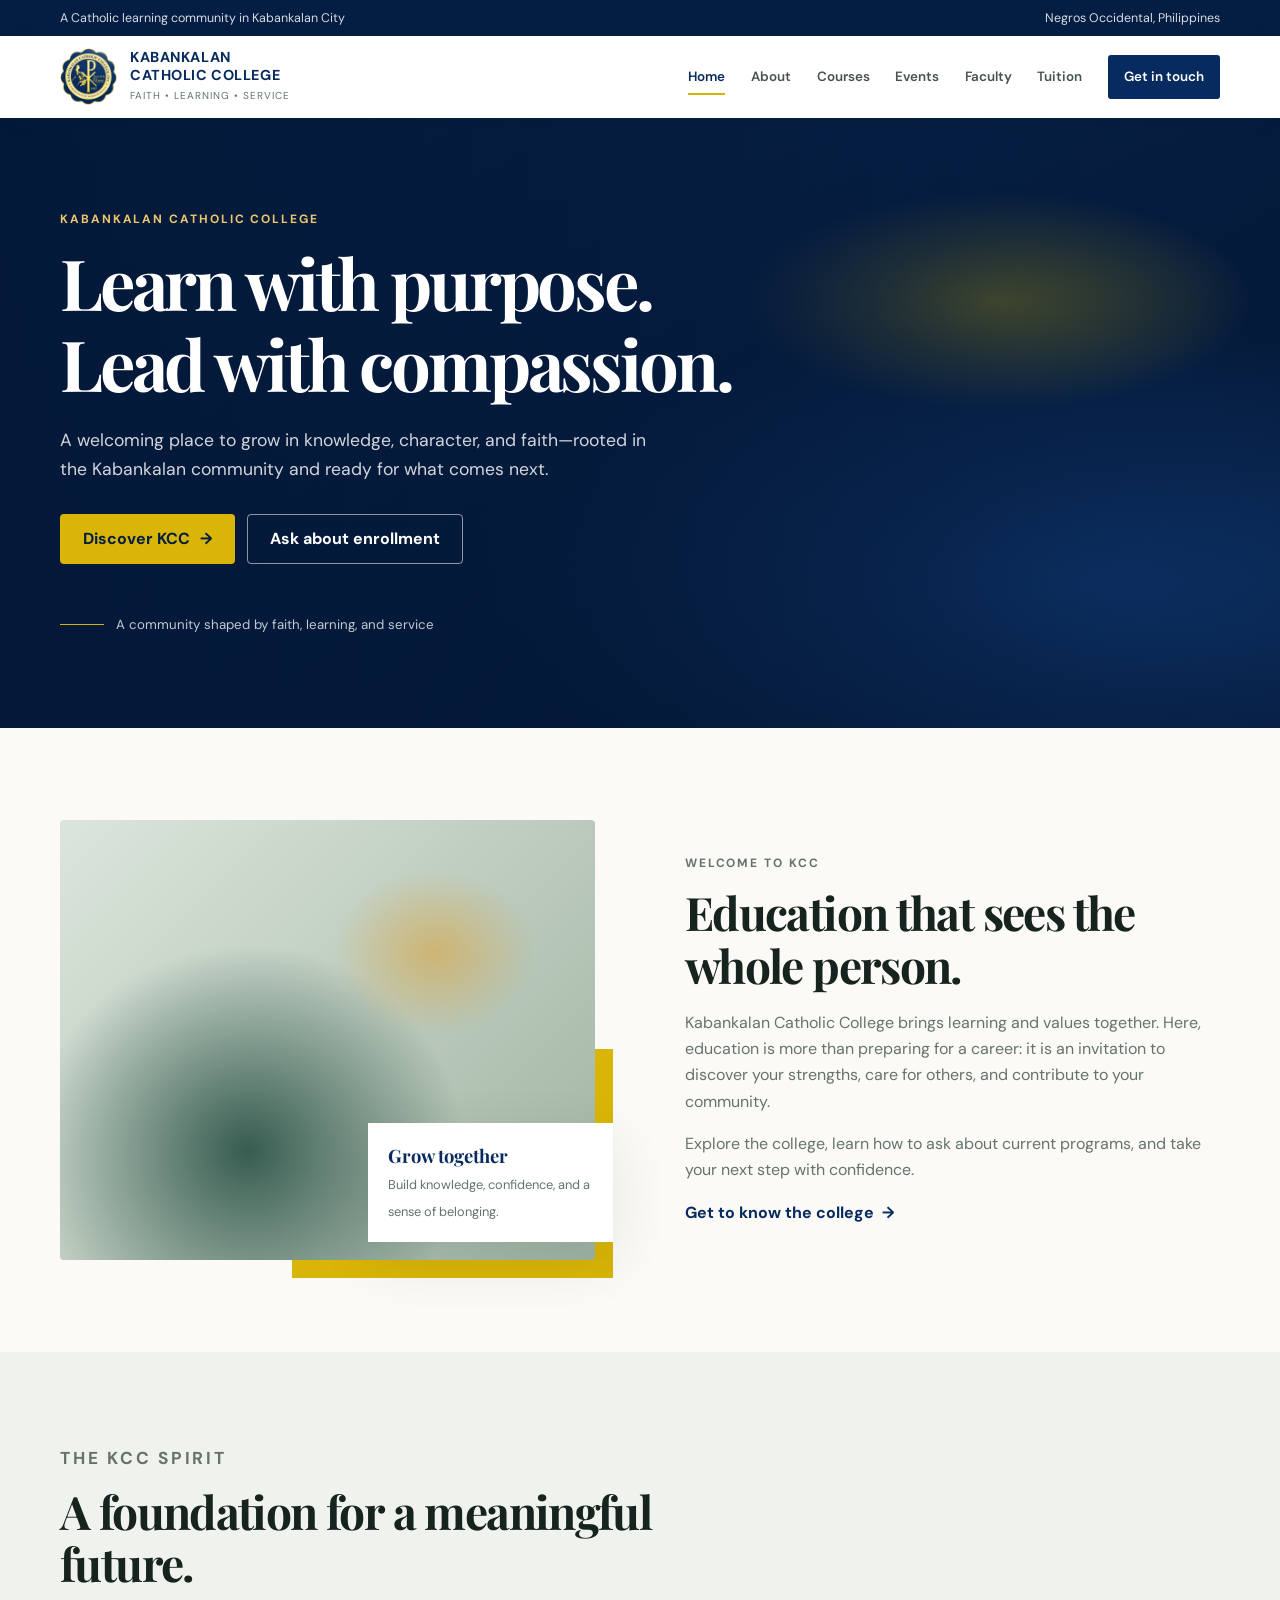
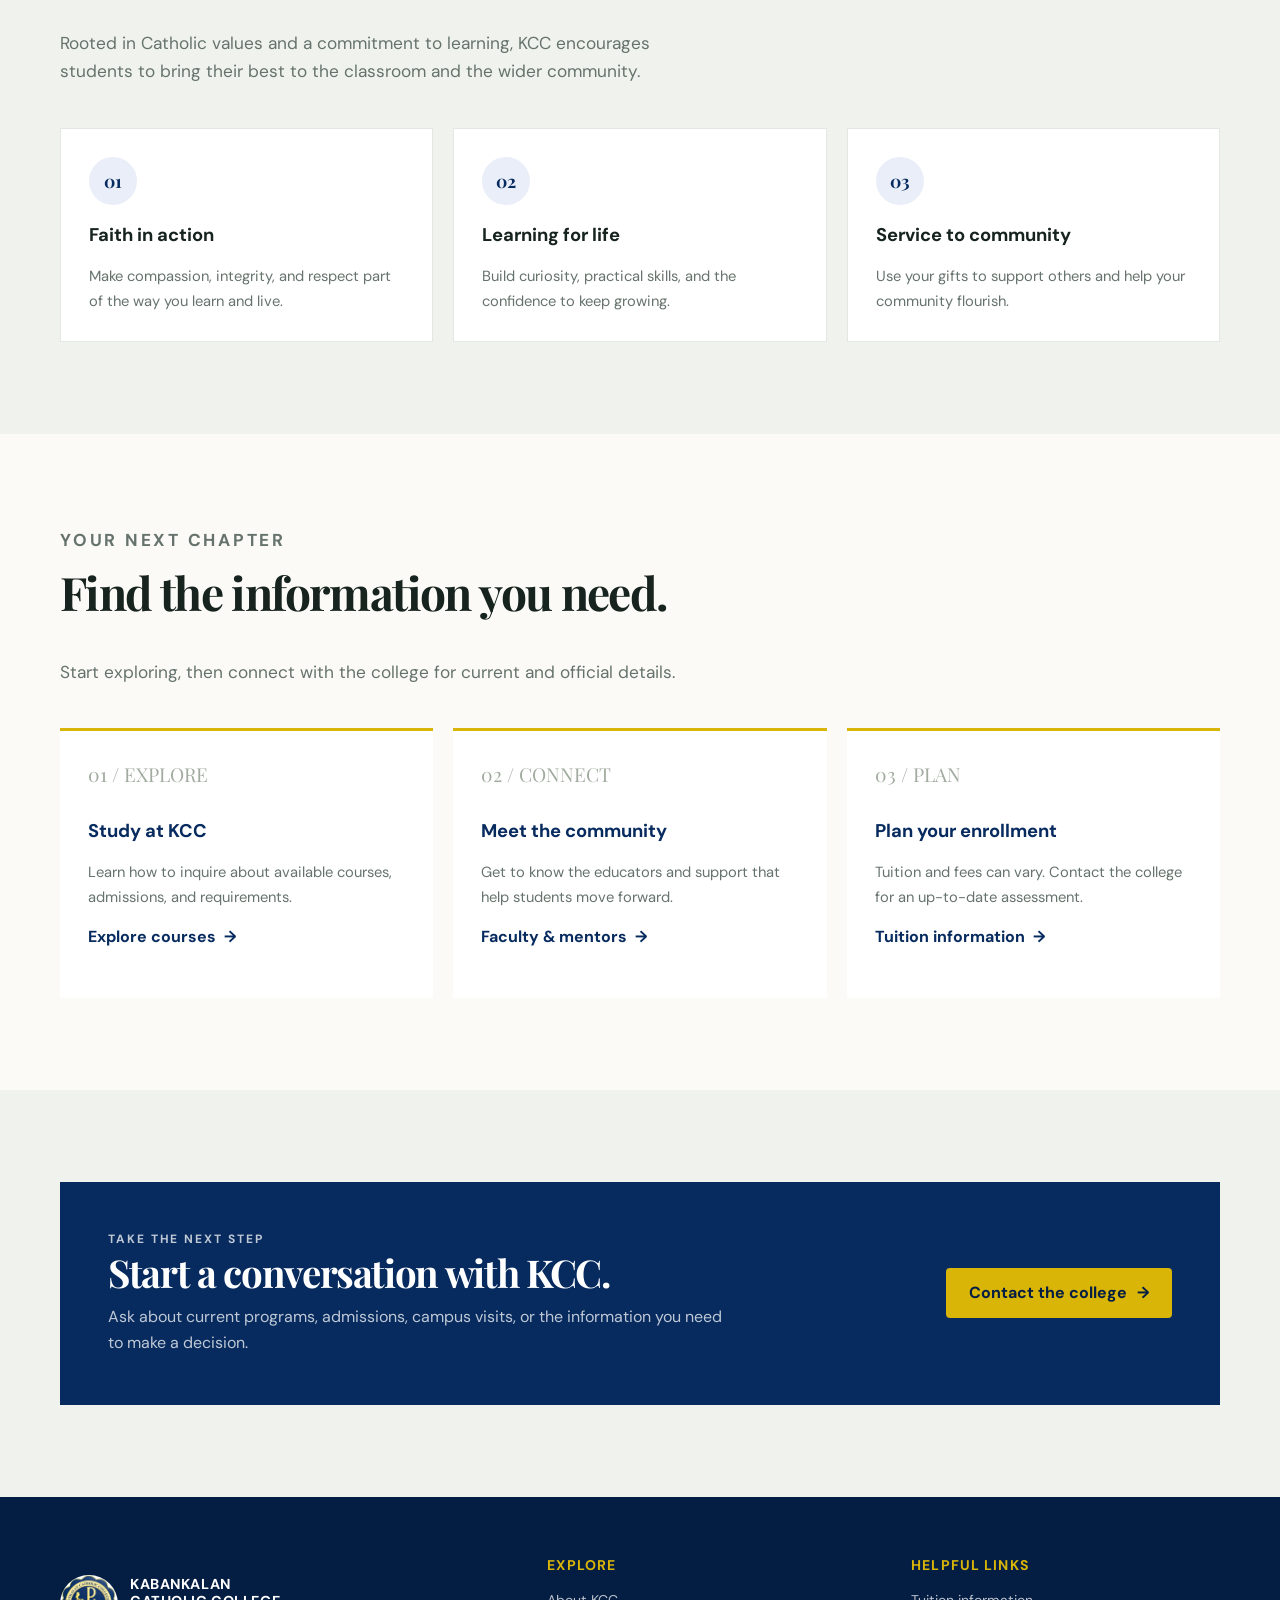
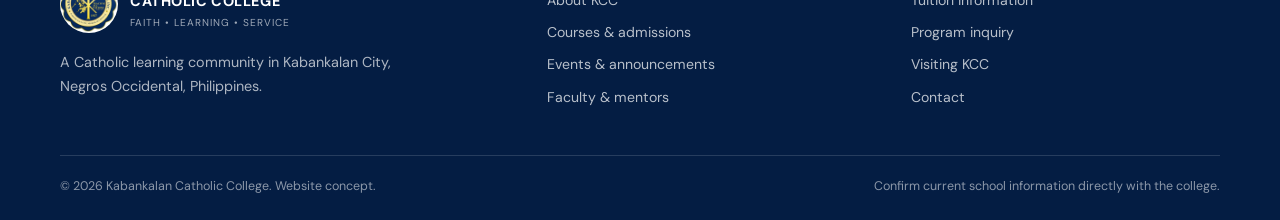
<file: index.html>
<!doctype html>
<html lang="en">
<head>
  <meta charset="utf-8">
  <meta name="viewport" content="width=device-width, initial-scale=1">
  <meta name="description" content="Discover Kabankalan Catholic College, a Catholic learning community in Kabankalan City, Negros Occidental.">
  <title>Kabankalan Catholic College | Learn with purpose</title>
  <link rel="preconnect" href="https://fonts.googleapis.com">
  <link rel="preconnect" href="https://fonts.gstatic.com" crossorigin>
  <link rel="preconnect" href="https://images.unsplash.com">
  <link rel="stylesheet" href="styles.css">
  <script src="script.js" defer></script>
</head>
<body>
  <a class="skip-link" href="#main">Skip to content</a>
  <div class="topbar"><div class="container topbar-inner"><p>A Catholic learning community in Kabankalan City</p><p>Negros Occidental, Philippines</p></div></div>
  <header class="site-header">
    <div class="container nav-wrap">
      <a class="brand" href="index.html" aria-label="Kabankalan Catholic College home"><span class="brand-mark" aria-hidden="true">K</span><span><span class="brand-name">KABANKALAN<br>CATHOLIC COLLEGE</span><span class="brand-subtitle">Faith • Learning • Service</span></span></a>
      <button class="menu-toggle" type="button" aria-label="Open navigation menu" aria-expanded="false" aria-controls="primary-navigation">☰</button>
      <nav class="main-nav" id="primary-navigation" aria-label="Main navigation">
        <a href="index.html">Home</a><a href="about.html">About</a><a href="courses.html">Courses</a><a href="events.html">Events</a><a href="trainers.html">Faculty</a><a href="pricing.html">Tuition</a><a href="contact.html" class="nav-apply">Get in touch</a>
      </nav>
    </div>
  </header>
  <main id="main">
    <section class="hero">
      <div class="container"><div class="hero-content">
        <p class="eyebrow">Kabankalan Catholic College</p>
        <h1>Learn with purpose.<br>Lead with compassion.</h1>
        <p>A welcoming place to grow in knowledge, character, and faith—rooted in the Kabankalan community and ready for what comes next.</p>
        <div class="hero-actions"><a class="button" href="about.html">Discover KCC <span aria-hidden="true">→</span></a><a class="button button-outline" href="contact.html">Ask about enrollment</a></div>
        <div class="hero-note">A community shaped by faith, learning, and service</div>
      </div></div>
    </section>
    <section class="section">
      <div class="container intro-grid">
        <div class="photo-panel" role="img" aria-label="Students learning and working together"><div class="photo-caption"><strong>Grow together</strong><span>Build knowledge, confidence, and a sense of belonging.</span></div></div>
        <div class="intro-copy"><p class="eyebrow">Welcome to KCC</p><h2>Education that sees the whole person.</h2><p>Kabankalan Catholic College brings learning and values together. Here, education is more than preparing for a career: it is an invitation to discover your strengths, care for others, and contribute to your community.</p><p>Explore the college, learn how to ask about current programs, and take your next step with confidence.</p><a class="text-link" href="about.html">Get to know the college <span aria-hidden="true">→</span></a></div>
      </div>
    </section>
    <section class="section soft-section">
      <div class="container">
        <div class="section-heading"><p class="eyebrow">The KCC spirit</p><h2>A foundation for a meaningful future.</h2><p>Rooted in Catholic values and a commitment to learning, KCC encourages students to bring their best to the classroom and the wider community.</p></div>
        <div class="feature-grid">
          <article class="feature-card"><div class="icon-box" aria-hidden="true">01</div><h3>Faith in action</h3><p>Make compassion, integrity, and respect part of the way you learn and live.</p></article>
          <article class="feature-card"><div class="icon-box" aria-hidden="true">02</div><h3>Learning for life</h3><p>Build curiosity, practical skills, and the confidence to keep growing.</p></article>
          <article class="feature-card"><div class="icon-box" aria-hidden="true">03</div><h3>Service to community</h3><p>Use your gifts to support others and help your community flourish.</p></article>
        </div>
      </div>
    </section>
    <section class="section">
      <div class="container">
        <div class="section-heading"><p class="eyebrow">Your next chapter</p><h2>Find the information you need.</h2><p>Start exploring, then connect with the college for current and official details.</p></div>
        <div class="program-grid">
          <article class="program-card"><span class="number">01 / EXPLORE</span><h3>Study at KCC</h3><p>Learn how to inquire about available courses, admissions, and requirements.</p><a class="text-link" href="courses.html">Explore courses <span aria-hidden="true">→</span></a></article>
          <article class="program-card"><span class="number">02 / CONNECT</span><h3>Meet the community</h3><p>Get to know the educators and support that help students move forward.</p><a class="text-link" href="trainers.html">Faculty & mentors <span aria-hidden="true">→</span></a></article>
          <article class="program-card"><span class="number">03 / PLAN</span><h3>Plan your enrollment</h3><p>Tuition and fees can vary. Contact the college for an up-to-date assessment.</p><a class="text-link" href="pricing.html">Tuition information <span aria-hidden="true">→</span></a></article>
        </div>
      </div>
    </section>
    <section class="section soft-section"><div class="container"><div class="callout"><div><p class="eyebrow">Take the next step</p><h2>Start a conversation with KCC.</h2><p>Ask about current programs, admissions, campus visits, or the information you need to make a decision.</p></div><a class="button" href="contact.html">Contact the college <span aria-hidden="true">→</span></a></div></div></section>
  </main>
  <footer class="site-footer"><div class="container">
    <div class="footer-grid"><div><a class="brand" href="index.html"><span class="brand-mark" aria-hidden="true">K</span><span><span class="brand-name">KABANKALAN<br>CATHOLIC COLLEGE</span><span class="brand-subtitle">Faith • Learning • Service</span></span></a><p class="footer-about">A Catholic learning community in Kabankalan City, Negros Occidental, Philippines.</p></div><div><h3>Explore</h3><div class="footer-links"><a href="about.html">About KCC</a><a href="courses.html">Courses & admissions</a><a href="events.html">Events & announcements</a><a href="trainers.html">Faculty & mentors</a></div></div><div><h3>Helpful links</h3><div class="footer-links"><a href="pricing.html">Tuition information</a><a href="course-details.html">Program inquiry</a><a href="starter-page.html">Visiting KCC</a><a href="contact.html">Contact</a></div></div></div>
    <div class="footer-bottom"><p>© <span data-year></span> Kabankalan Catholic College. Website concept.</p><p>Confirm current school information directly with the college.</p></div>
  </div></footer>
</body>
</html>
</file>
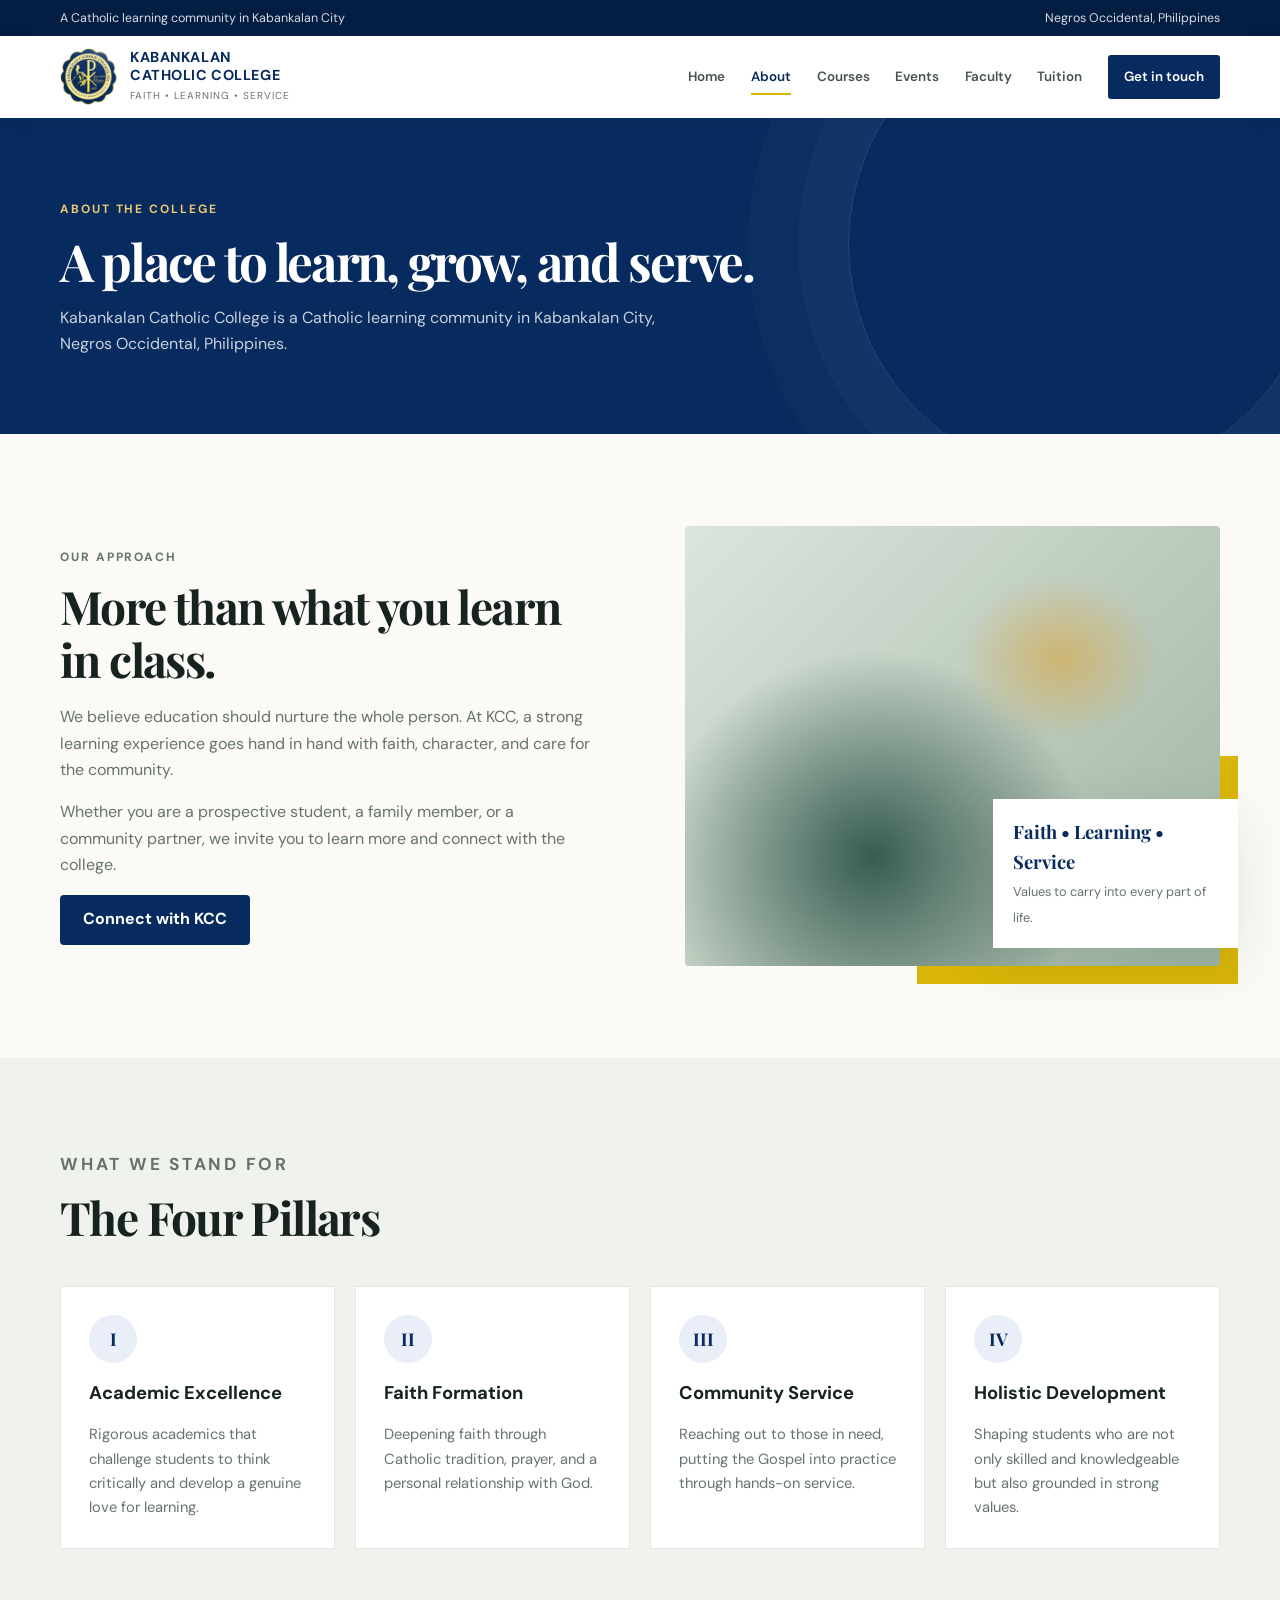
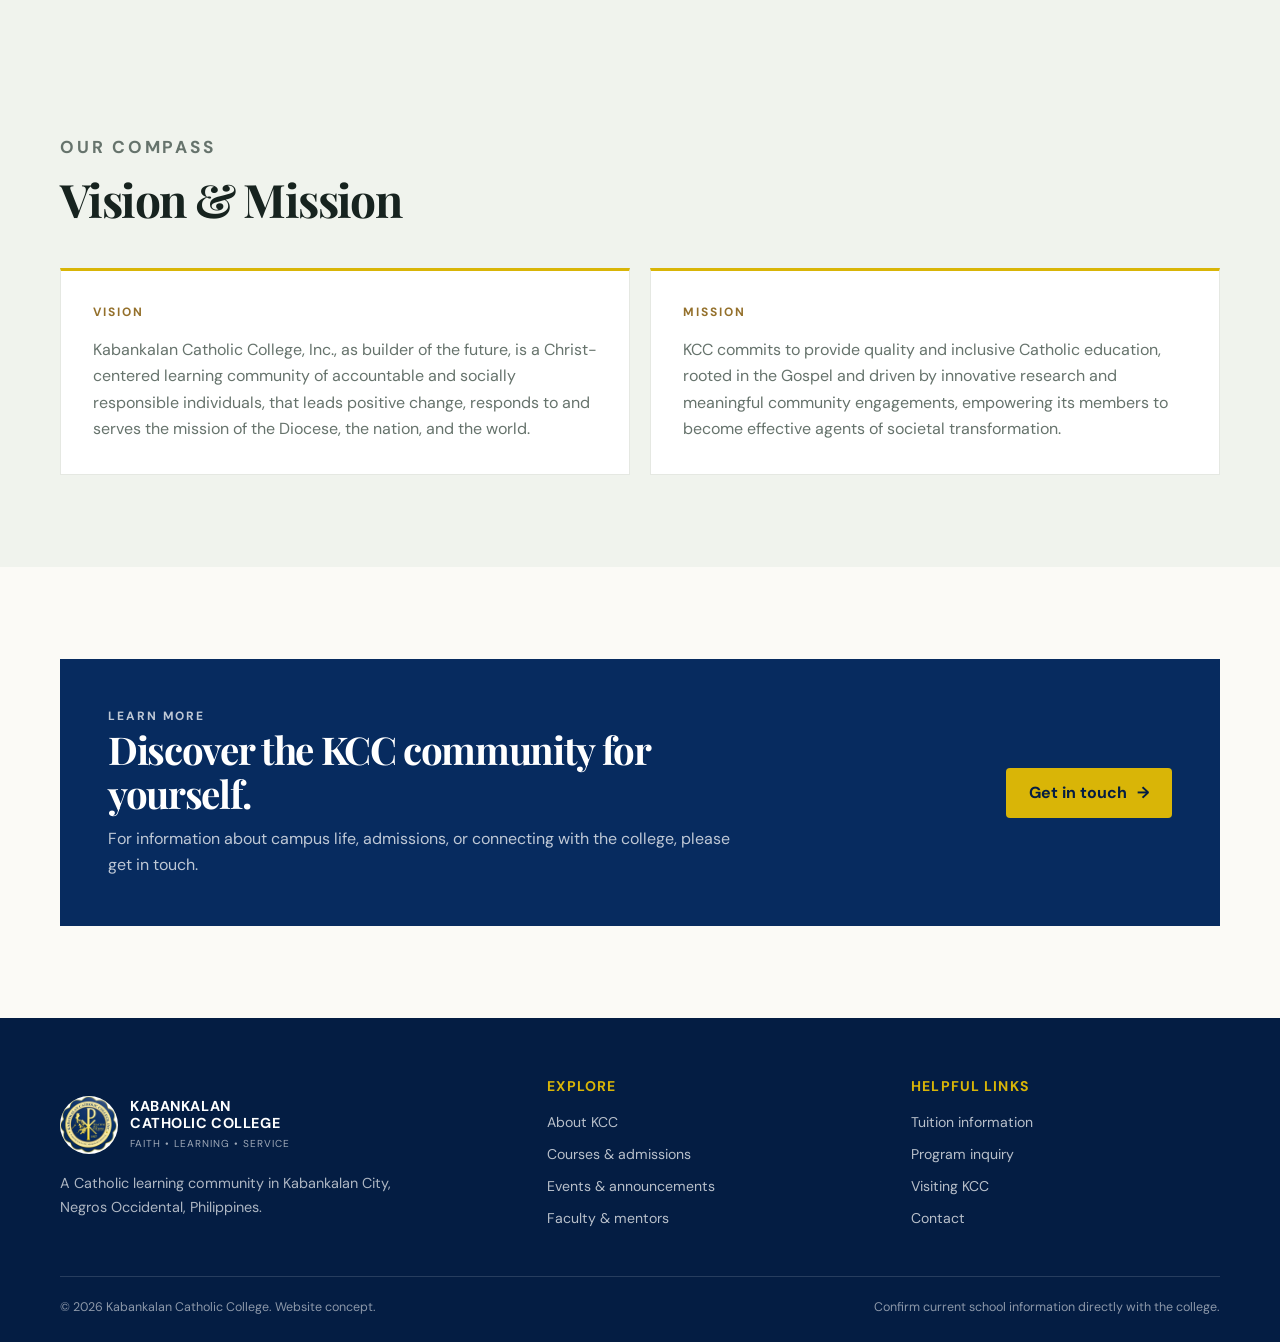
<file: about.html>
<!doctype html>
<html lang="en">
<head>
  <meta charset="utf-8"><meta name="viewport" content="width=device-width, initial-scale=1">
  <meta name="description" content="Learn about the values and learning community of Kabankalan Catholic College.">
  <title>About KCC | Kabankalan Catholic College</title>
  <link rel="stylesheet" href="styles.css"><script src="script.js" defer></script>
</head>
<body>
  <a class="skip-link" href="#main">Skip to content</a>
  <div class="topbar"><div class="container topbar-inner"><p>A Catholic learning community in Kabankalan City</p><p>Negros Occidental, Philippines</p></div></div>
  <header class="site-header"><div class="container nav-wrap">
    <a class="brand" href="index.html" aria-label="Kabankalan Catholic College home"><span class="brand-mark" aria-hidden="true">K</span><span><span class="brand-name">KABANKALAN<br>CATHOLIC COLLEGE</span><span class="brand-subtitle">Faith • Learning • Service</span></span></a>
    <button class="menu-toggle" type="button" aria-label="Open navigation menu" aria-expanded="false" aria-controls="primary-navigation">☰</button>
    <nav class="main-nav" id="primary-navigation" aria-label="Main navigation"><a href="index.html">Home</a><a href="about.html">About</a><a href="courses.html">Courses</a><a href="events.html">Events</a><a href="trainers.html">Faculty</a><a href="pricing.html">Tuition</a><a href="contact.html" class="nav-apply">Get in touch</a></nav>
  </div></header>
  <main id="main">
    <section class="page-hero"><div class="container"><p class="eyebrow">About the college</p><h1>A place to learn, grow, and serve.</h1><p>Kabankalan Catholic College is a Catholic learning community in Kabankalan City, Negros Occidental, Philippines.</p></div></section>
    <section class="section"><div class="container intro-grid">
      <div class="intro-copy"><p class="eyebrow">Our approach</p><h2>More than what you learn in class.</h2><p>We believe education should nurture the whole person. At KCC, a strong learning experience goes hand in hand with faith, character, and care for the community.</p><p>Whether you are a prospective student, a family member, or a community partner, we invite you to learn more and connect with the college.</p><a class="button button-green" href="contact.html">Connect with KCC</a></div>
      <div class="photo-panel" role="img" aria-label="A group of students learning together"><div class="photo-caption"><strong>Faith • Learning • Service</strong><span>Values to carry into every part of life.</span></div></div>
    </div></section>
    <section class="section soft-section"><div class="container"><div class="section-heading"><p class="eyebrow">What We Stand For</p><h2>The Four Pillars</h2></div>
      <div class="feature-grid pillars-grid">
        <article class="feature-card"><div class="icon-box" aria-hidden="true">I</div><h3>Academic Excellence</h3><p>Rigorous academics that challenge students to think critically and develop a genuine love for learning.</p></article>
        <article class="feature-card"><div class="icon-box" aria-hidden="true">II</div><h3>Faith Formation</h3><p>Deepening faith through Catholic tradition, prayer, and a personal relationship with God.</p></article>
        <article class="feature-card"><div class="icon-box" aria-hidden="true">III</div><h3>Community Service</h3><p>Reaching out to those in need, putting the Gospel into practice through hands-on service.</p></article>
        <article class="feature-card"><div class="icon-box" aria-hidden="true">IV</div><h3>Holistic Development</h3><p>Shaping students who are not only skilled and knowledgeable but also grounded in strong values.</p></article>
      </div>
    </div></section>
    <section class="section soft-section"><div class="container">
      <div class="section-heading"><p class="eyebrow">Our Compass</p><h2>Vision &amp; Mission</h2></div>
      <div class="vision-mission-grid">
        <article class="vision-mission-card"><p class="eyebrow">Vision</p><p>Kabankalan Catholic College, Inc., as builder of the future, is a Christ-centered learning community of accountable and socially responsible individuals, that leads positive change, responds to and serves the mission of the Diocese, the nation, and the world.</p></article>
        <article class="vision-mission-card"><p class="eyebrow">Mission</p><p>KCC commits to provide quality and inclusive Catholic education, rooted in the Gospel and driven by innovative research and meaningful community engagements, empowering its members to become effective agents of societal transformation.</p></article>
      </div>
    </div></section>
    <section class="section"><div class="container"><div class="callout"><div><p class="eyebrow">Learn more</p><h2>Discover the KCC community for yourself.</h2><p>For information about campus life, admissions, or connecting with the college, please get in touch.</p></div><a class="button" href="contact.html">Get in touch <span aria-hidden="true">→</span></a></div></div></section>
  </main>
  <footer class="site-footer"><div class="container"><div class="footer-grid"><div><a class="brand" href="index.html"><span class="brand-mark" aria-hidden="true">K</span><span><span class="brand-name">KABANKALAN<br>CATHOLIC COLLEGE</span><span class="brand-subtitle">Faith • Learning • Service</span></span></a><p class="footer-about">A Catholic learning community in Kabankalan City, Negros Occidental, Philippines.</p></div><div><h3>Explore</h3><div class="footer-links"><a href="about.html">About KCC</a><a href="courses.html">Courses & admissions</a><a href="events.html">Events & announcements</a><a href="trainers.html">Faculty & mentors</a></div></div><div><h3>Helpful links</h3><div class="footer-links"><a href="pricing.html">Tuition information</a><a href="course-details.html">Program inquiry</a><a href="starter-page.html">Visiting KCC</a><a href="contact.html">Contact</a></div></div></div><div class="footer-bottom"><p>© <span data-year></span> Kabankalan Catholic College. Website concept.</p><p>Confirm current school information directly with the college.</p></div></div></footer>
</body>
</html>
</file>
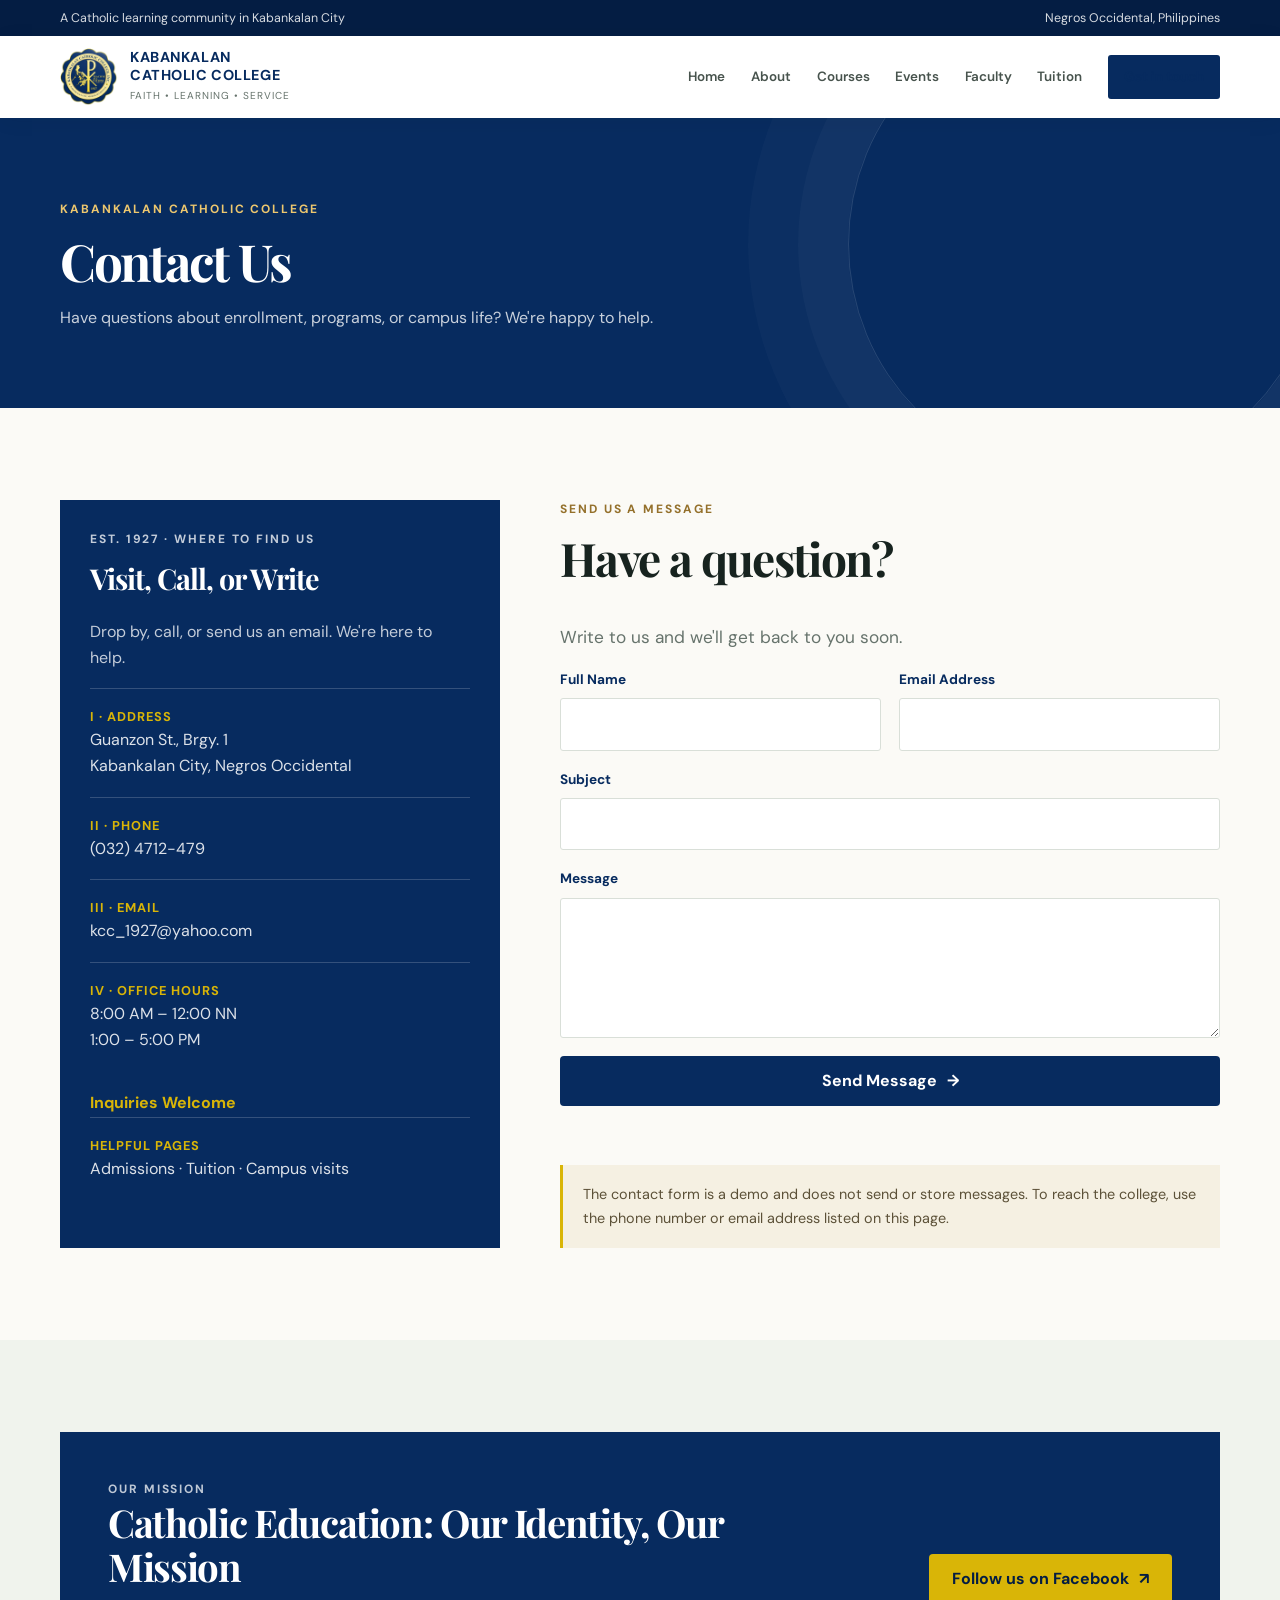
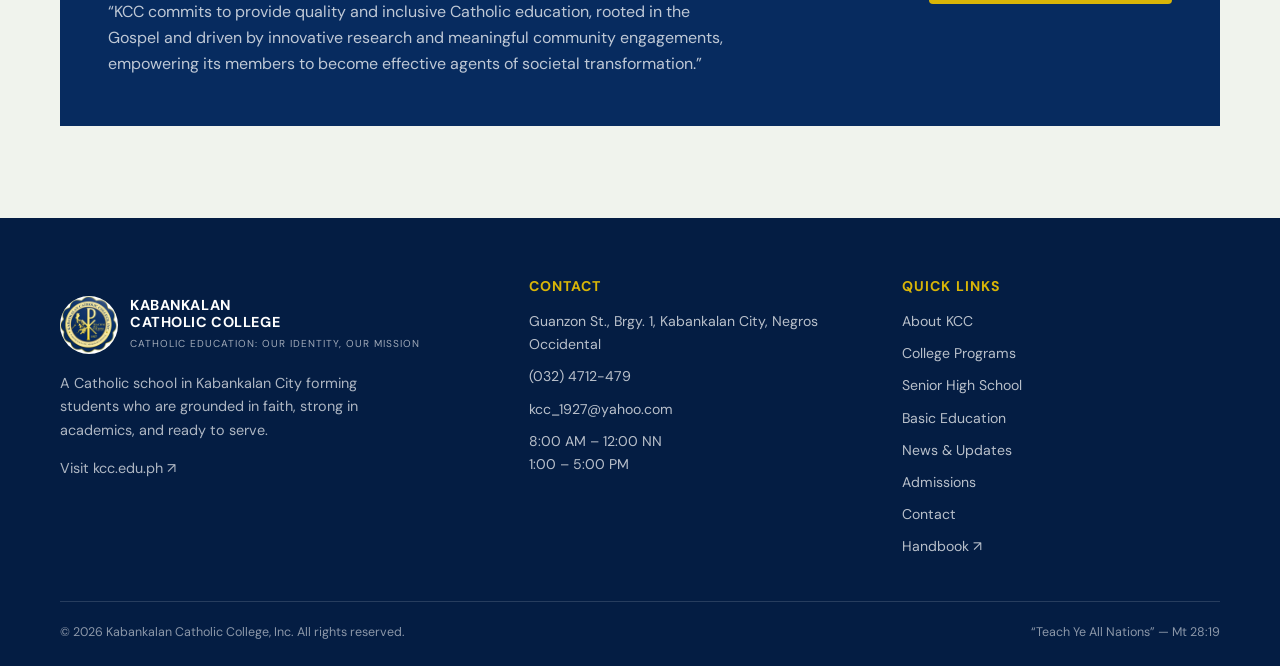
<file: contact.html>
<!doctype html>
<html lang="en">
<head>
  <meta charset="utf-8"><meta name="viewport" content="width=device-width, initial-scale=1">
  <meta name="description" content="Get in touch with Kabankalan Catholic College for current admissions, course, and campus information.">
  <title>Contact KCC | Kabankalan Catholic College</title>
  <link rel="stylesheet" href="styles.css"><script src="script.js" defer></script>
</head>
<body>
  <a class="skip-link" href="#main">Skip to content</a>
  <div class="topbar"><div class="container topbar-inner"><p>A Catholic learning community in Kabankalan City</p><p>Negros Occidental, Philippines</p></div></div>
  <header class="site-header"><div class="container nav-wrap">
    <a class="brand" href="index.html" aria-label="Kabankalan Catholic College home"><span class="brand-mark" aria-hidden="true">K</span><span><span class="brand-name">KABANKALAN<br>CATHOLIC COLLEGE</span><span class="brand-subtitle">Faith • Learning • Service</span></span></a>
    <button class="menu-toggle" type="button" aria-label="Open navigation menu" aria-expanded="false" aria-controls="primary-navigation">☰</button>
    <nav class="main-nav" id="primary-navigation" aria-label="Main navigation"><a href="index.html">Home</a><a href="about.html">About</a><a href="courses.html">Courses</a><a href="events.html">Events</a><a href="trainers.html">Faculty</a><a href="pricing.html">Tuition</a><a href="contact.html" class="nav-apply">Get in touch</a></nav>
  </div></header>
  <main id="main">
    <section class="page-hero"><div class="container"><p class="eyebrow">Kabankalan Catholic College</p><h1>Contact Us</h1><p>Have questions about enrollment, programs, or campus life? We're happy to help.</p></div></section>
    <section class="section"><div class="container contact-grid">
      <aside class="contact-panel"><p class="eyebrow">Est. 1927 · Where to Find Us</p><h2>Visit, Call, or Write</h2><p>Drop by, call, or send us an email. We're here to help.</p>
        <div class="contact-detail"><strong>I · Address</strong><span>Guanzon St., Brgy. 1<br>Kabankalan City, Negros Occidental</span></div>
        <div class="contact-detail"><strong>II · Phone</strong><span><a href="tel:+63324712479">(032) 4712-479</a></span></div>
        <div class="contact-detail"><strong>III · Email</strong><span><a href="mailto:kcc_1927@yahoo.com">kcc_1927@yahoo.com</a></span></div>
        <div class="contact-detail"><strong>IV · Office Hours</strong><span>8:00 AM – 12:00 NN<br>1:00 – 5:00 PM</span></div>
        <p class="contact-welcome">Inquiries Welcome</p>
        <div class="contact-detail"><strong>Helpful pages</strong><span><a href="courses.html">Admissions</a> · <a href="pricing.html">Tuition</a> · <a href="starter-page.html">Campus visits</a></span></div>
      </aside>
      <div><p class="eyebrow">Send Us a Message</p><h2>Have a question?</h2><p class="lead">Write to us and we'll get back to you soon.</p>
        <form data-contact-form>
          <div class="form-grid">
            <div class="form-field"><label for="name">Full Name</label><input id="name" name="name" type="text" autocomplete="name" required></div>
            <div class="form-field"><label for="email">Email Address</label><input id="email" name="email" type="email" autocomplete="email" required></div>
            <div class="form-field full"><label for="subject">Subject</label><input id="subject" name="subject" type="text" required></div>
            <div class="form-field full"><label for="message">Message</label><textarea id="message" name="message" required></textarea></div>
            <div class="form-field full"><button class="button button-green" type="submit">Send Message <span aria-hidden="true">→</span></button><p class="form-status" data-form-status aria-live="polite"></p></div>
          </div>
        </form>
        <div class="notice">The contact form is a demo and does not send or store messages. To reach the college, use the phone number or email address listed on this page.</div>
      </div>
    </div></section>
    <section class="section soft-section"><div class="container callout"><div><p class="eyebrow">Our Mission</p><h2>Catholic Education: Our Identity, Our Mission</h2><p>“KCC commits to provide quality and inclusive Catholic education, rooted in the Gospel and driven by innovative research and meaningful community engagements, empowering its members to become effective agents of societal transformation.”</p></div><a class="button" href="https://www.facebook.com/KCCInc1927" target="_blank" rel="noopener noreferrer">Follow us on Facebook <span aria-hidden="true">↗</span></a></div></section>
  </main>
  <footer class="site-footer"><div class="container">
    <div class="footer-grid contact-footer-grid">
      <div><a class="brand" href="https://kcc.edu.ph/" aria-label="Kabankalan Catholic College official website"><span class="brand-mark" aria-hidden="true">K</span><span><span class="brand-name">KABANKALAN<br>CATHOLIC COLLEGE</span><span class="brand-subtitle">Catholic Education: Our Identity, Our Mission</span></span></a><p class="footer-about">A Catholic school in Kabankalan City forming students who are grounded in faith, strong in academics, and ready to serve.</p><p class="footer-about"><a href="https://kcc.edu.ph/">Visit kcc.edu.ph <span aria-hidden="true">↗</span></a></p></div>
      <div><h3>Contact</h3><div class="footer-links"><span>Guanzon St., Brgy. 1, Kabankalan City, Negros Occidental</span><a href="tel:+63324712479">(032) 4712-479</a><a href="mailto:kcc_1927@yahoo.com">kcc_1927@yahoo.com</a><span>8:00 AM – 12:00 NN<br>1:00 – 5:00 PM</span></div></div>
      <div><h3>Quick Links</h3><div class="footer-links"><a href="about.html">About KCC</a><a href="courses.html">College Programs</a><a href="courses.html#senior-high-title">Senior High School</a><a href="courses.html#basic-education-title">Basic Education</a><a href="events.html">News &amp; Updates</a><a href="courses.html">Admissions</a><a href="contact.html">Contact</a><a href="https://kcc.edu.ph/handbook" target="_blank" rel="noopener noreferrer">Handbook ↗</a></div></div>
    </div>
    <div class="footer-bottom"><p>© <span data-year></span> Kabankalan Catholic College, Inc. All rights reserved.</p><p>“Teach Ye All Nations” — Mt 28:19</p></div>
  </div></footer>
</body>
</html>
</file>
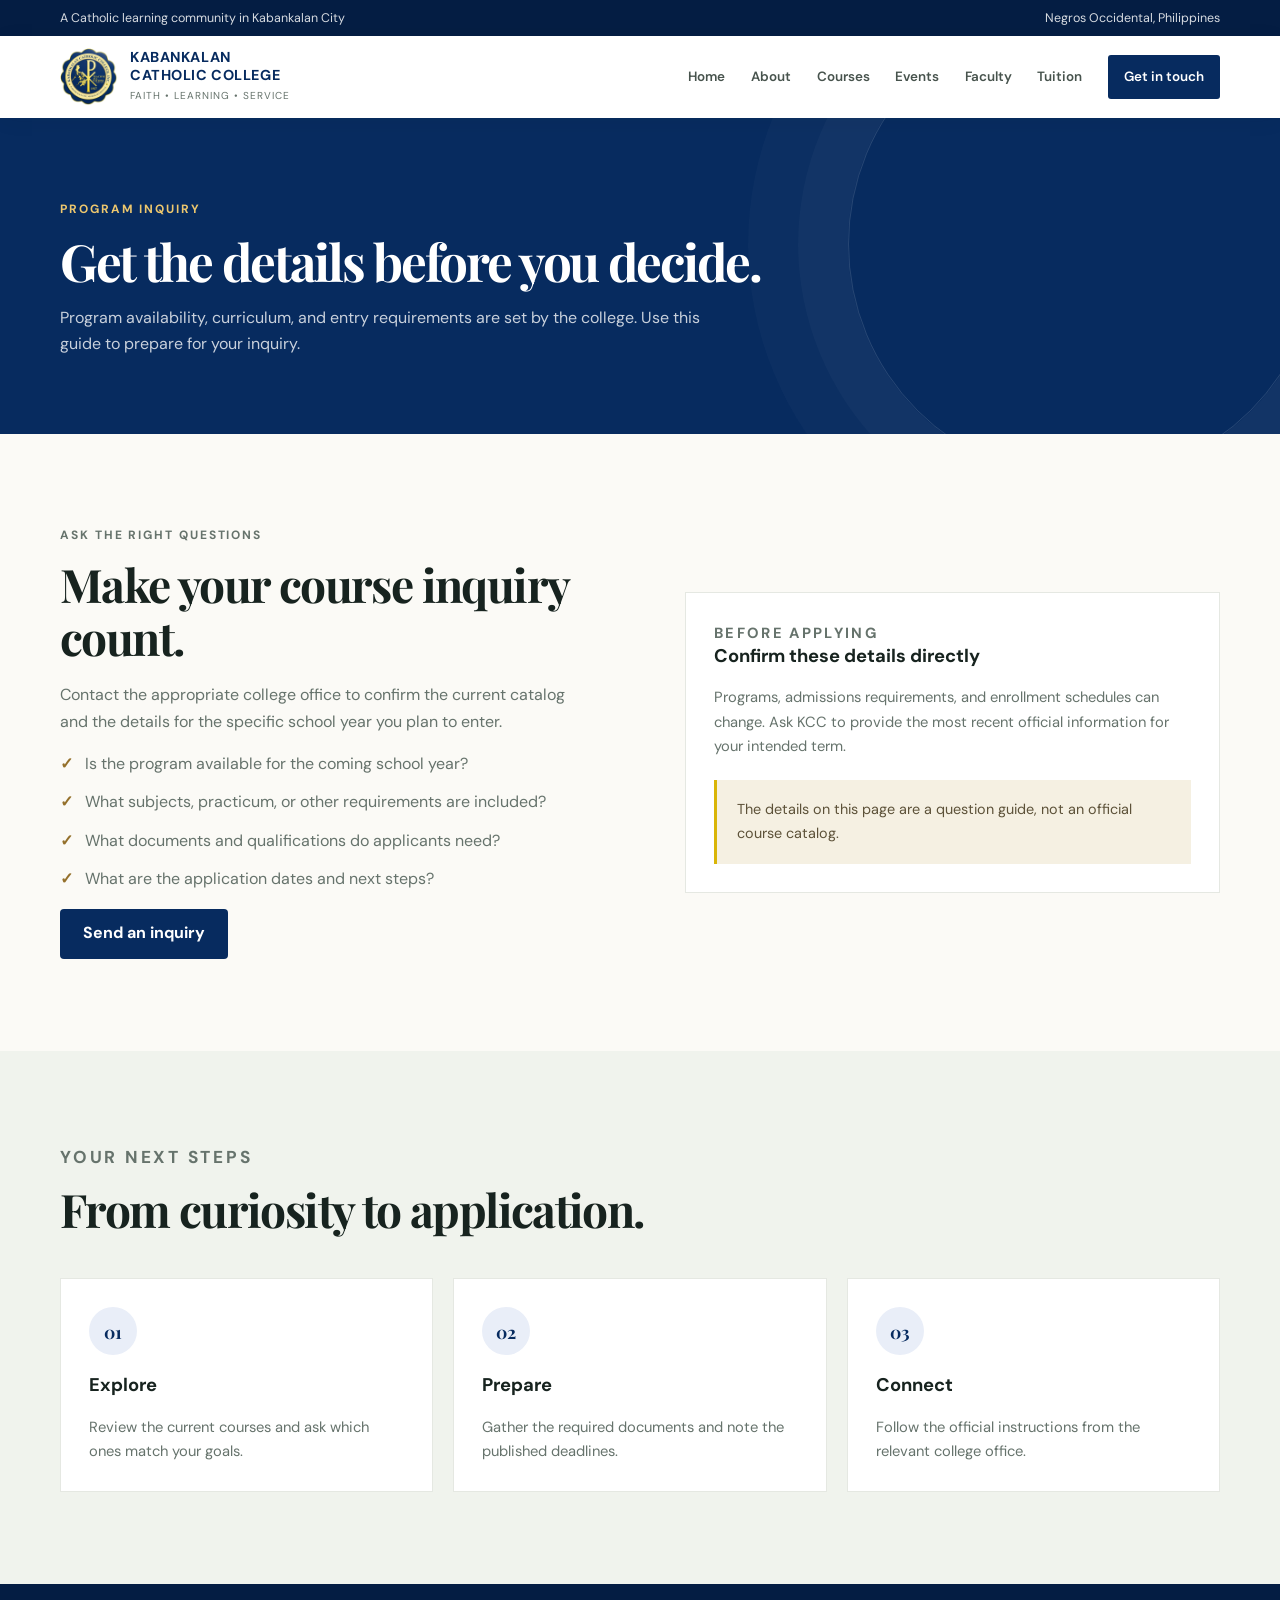
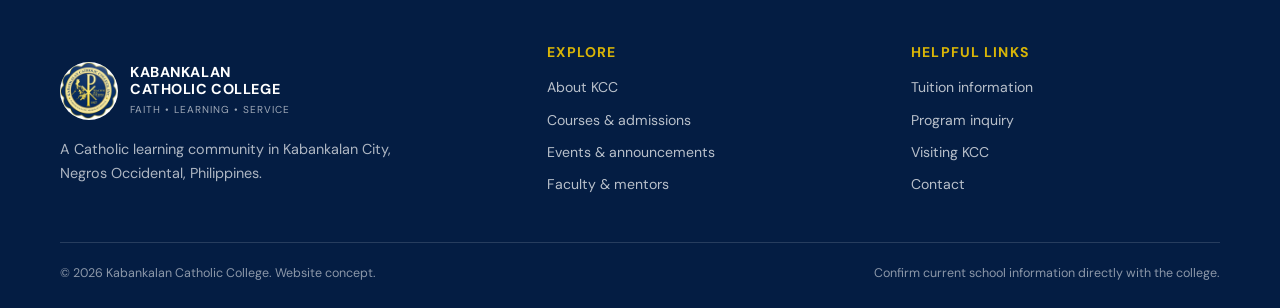
<file: course-details.html>
<!doctype html>
<html lang="en">
<head>
  <meta charset="utf-8"><meta name="viewport" content="width=device-width, initial-scale=1">
  <meta name="description" content="Learn what to ask when requesting course details from Kabankalan Catholic College.">
  <title>Program Inquiry | Kabankalan Catholic College</title>
  <link rel="stylesheet" href="styles.css"><script src="script.js" defer></script>
</head>
<body>
  <a class="skip-link" href="#main">Skip to content</a>
  <div class="topbar"><div class="container topbar-inner"><p>A Catholic learning community in Kabankalan City</p><p>Negros Occidental, Philippines</p></div></div>
  <header class="site-header"><div class="container nav-wrap">
    <a class="brand" href="index.html" aria-label="Kabankalan Catholic College home"><span class="brand-mark" aria-hidden="true">K</span><span><span class="brand-name">KABANKALAN<br>CATHOLIC COLLEGE</span><span class="brand-subtitle">Faith • Learning • Service</span></span></a>
    <button class="menu-toggle" type="button" aria-label="Open navigation menu" aria-expanded="false" aria-controls="primary-navigation">☰</button>
    <nav class="main-nav" id="primary-navigation" aria-label="Main navigation"><a href="index.html">Home</a><a href="about.html">About</a><a href="courses.html">Courses</a><a href="events.html">Events</a><a href="trainers.html">Faculty</a><a href="pricing.html">Tuition</a><a href="contact.html" class="nav-apply">Get in touch</a></nav>
  </div></header>
  <main id="main">
    <section class="page-hero"><div class="container"><p class="eyebrow">Program inquiry</p><h1>Get the details before you decide.</h1><p>Program availability, curriculum, and entry requirements are set by the college. Use this guide to prepare for your inquiry.</p></div></section>
    <section class="section"><div class="container intro-grid">
      <div class="intro-copy"><p class="eyebrow">Ask the right questions</p><h2>Make your course inquiry count.</h2><p>Contact the appropriate college office to confirm the current catalog and the details for the specific school year you plan to enter.</p><ul class="list-check"><li>Is the program available for the coming school year?</li><li>What subjects, practicum, or other requirements are included?</li><li>What documents and qualifications do applicants need?</li><li>What are the application dates and next steps?</li></ul><a class="button button-green" href="contact.html">Send an inquiry</a></div>
      <div class="info-card"><p class="eyebrow">Before applying</p><h3>Confirm these details directly</h3><p>Programs, admissions requirements, and enrollment schedules can change. Ask KCC to provide the most recent official information for your intended term.</p><div class="notice" style="margin-top:22px">The details on this page are a question guide, not an official course catalog.</div></div>
    </div></section>
    <section class="section soft-section"><div class="container"><div class="section-heading"><p class="eyebrow">Your next steps</p><h2>From curiosity to application.</h2></div><div class="feature-grid">
      <article class="feature-card"><div class="icon-box" aria-hidden="true">01</div><h3>Explore</h3><p>Review the current courses and ask which ones match your goals.</p></article><article class="feature-card"><div class="icon-box" aria-hidden="true">02</div><h3>Prepare</h3><p>Gather the required documents and note the published deadlines.</p></article><article class="feature-card"><div class="icon-box" aria-hidden="true">03</div><h3>Connect</h3><p>Follow the official instructions from the relevant college office.</p></article>
    </div></div></section>
  </main>
  <footer class="site-footer"><div class="container"><div class="footer-grid"><div><a class="brand" href="index.html"><span class="brand-mark" aria-hidden="true">K</span><span><span class="brand-name">KABANKALAN<br>CATHOLIC COLLEGE</span><span class="brand-subtitle">Faith • Learning • Service</span></span></a><p class="footer-about">A Catholic learning community in Kabankalan City, Negros Occidental, Philippines.</p></div><div><h3>Explore</h3><div class="footer-links"><a href="about.html">About KCC</a><a href="courses.html">Courses & admissions</a><a href="events.html">Events & announcements</a><a href="trainers.html">Faculty & mentors</a></div></div><div><h3>Helpful links</h3><div class="footer-links"><a href="pricing.html">Tuition information</a><a href="course-details.html">Program inquiry</a><a href="starter-page.html">Visiting KCC</a><a href="contact.html">Contact</a></div></div></div><div class="footer-bottom"><p>© <span data-year></span> Kabankalan Catholic College. Website concept.</p><p>Confirm current school information directly with the college.</p></div></div></footer>
</body>
</html>
</file>
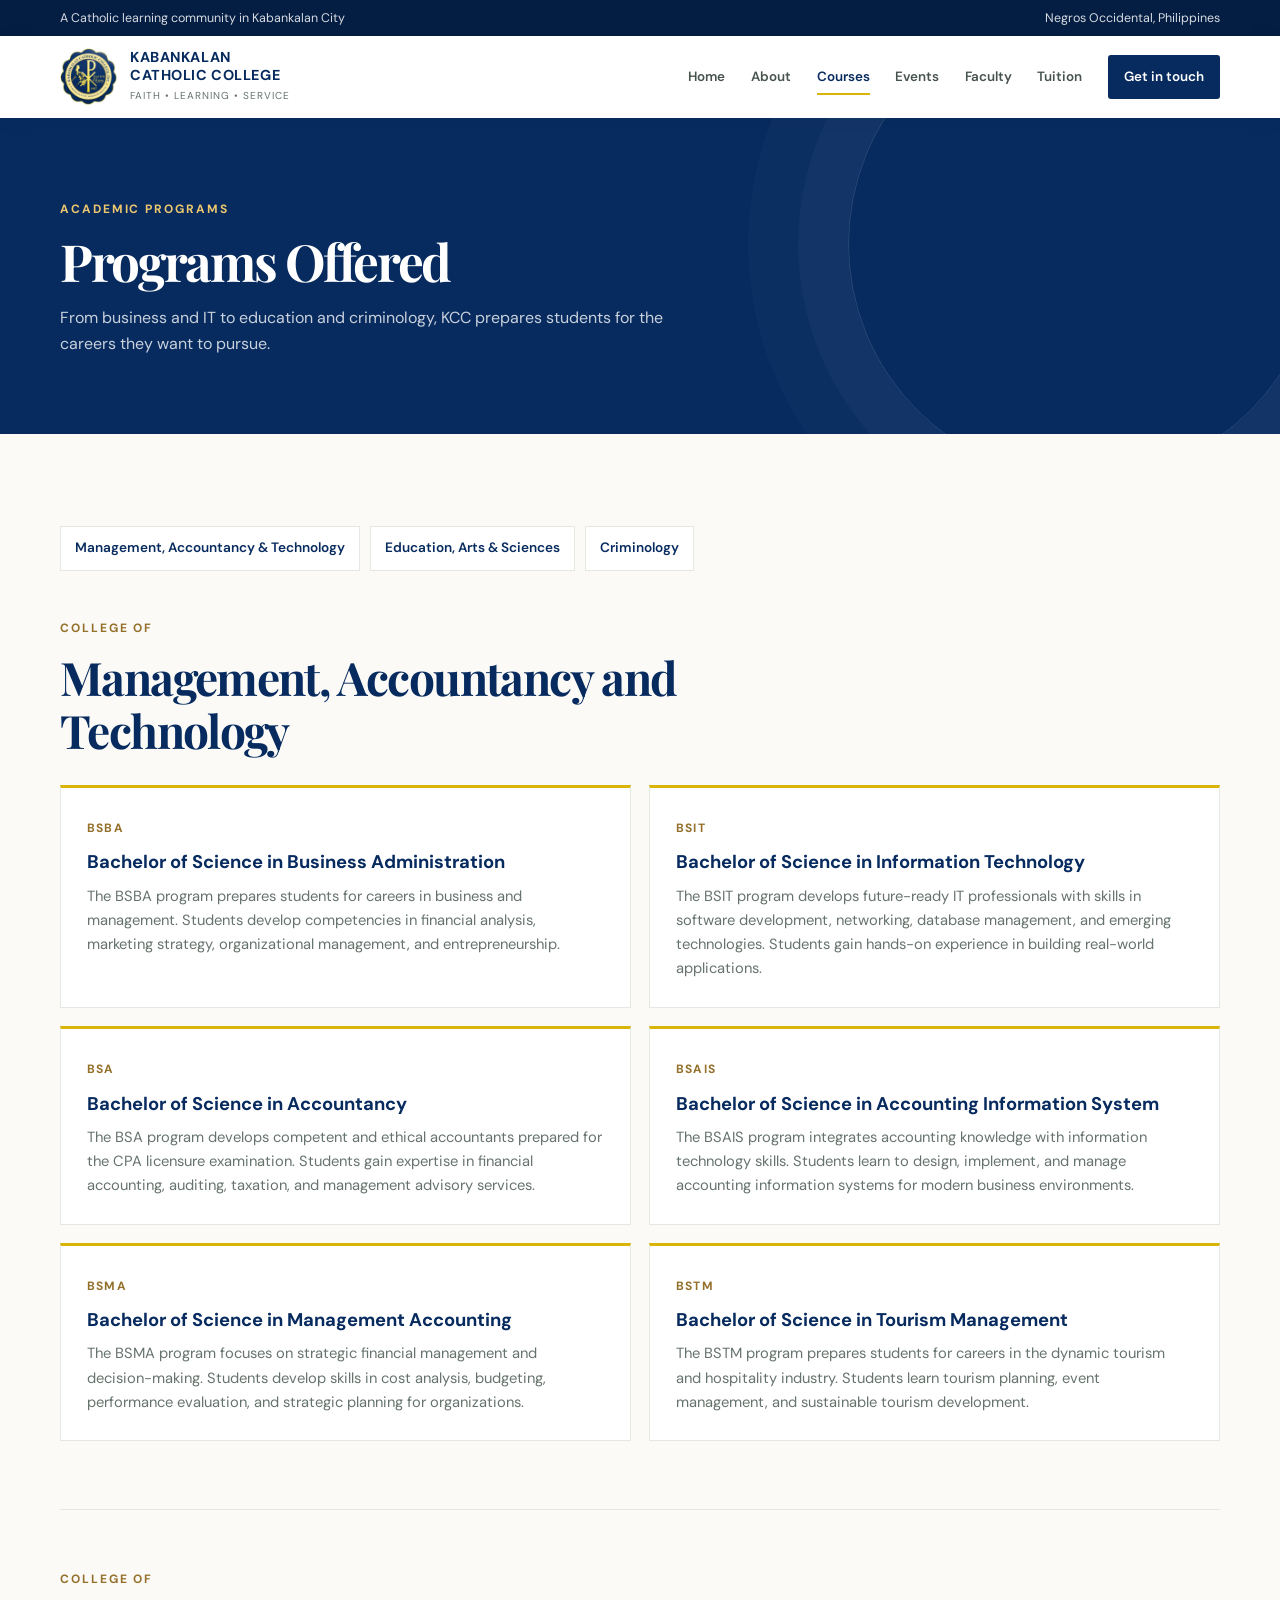
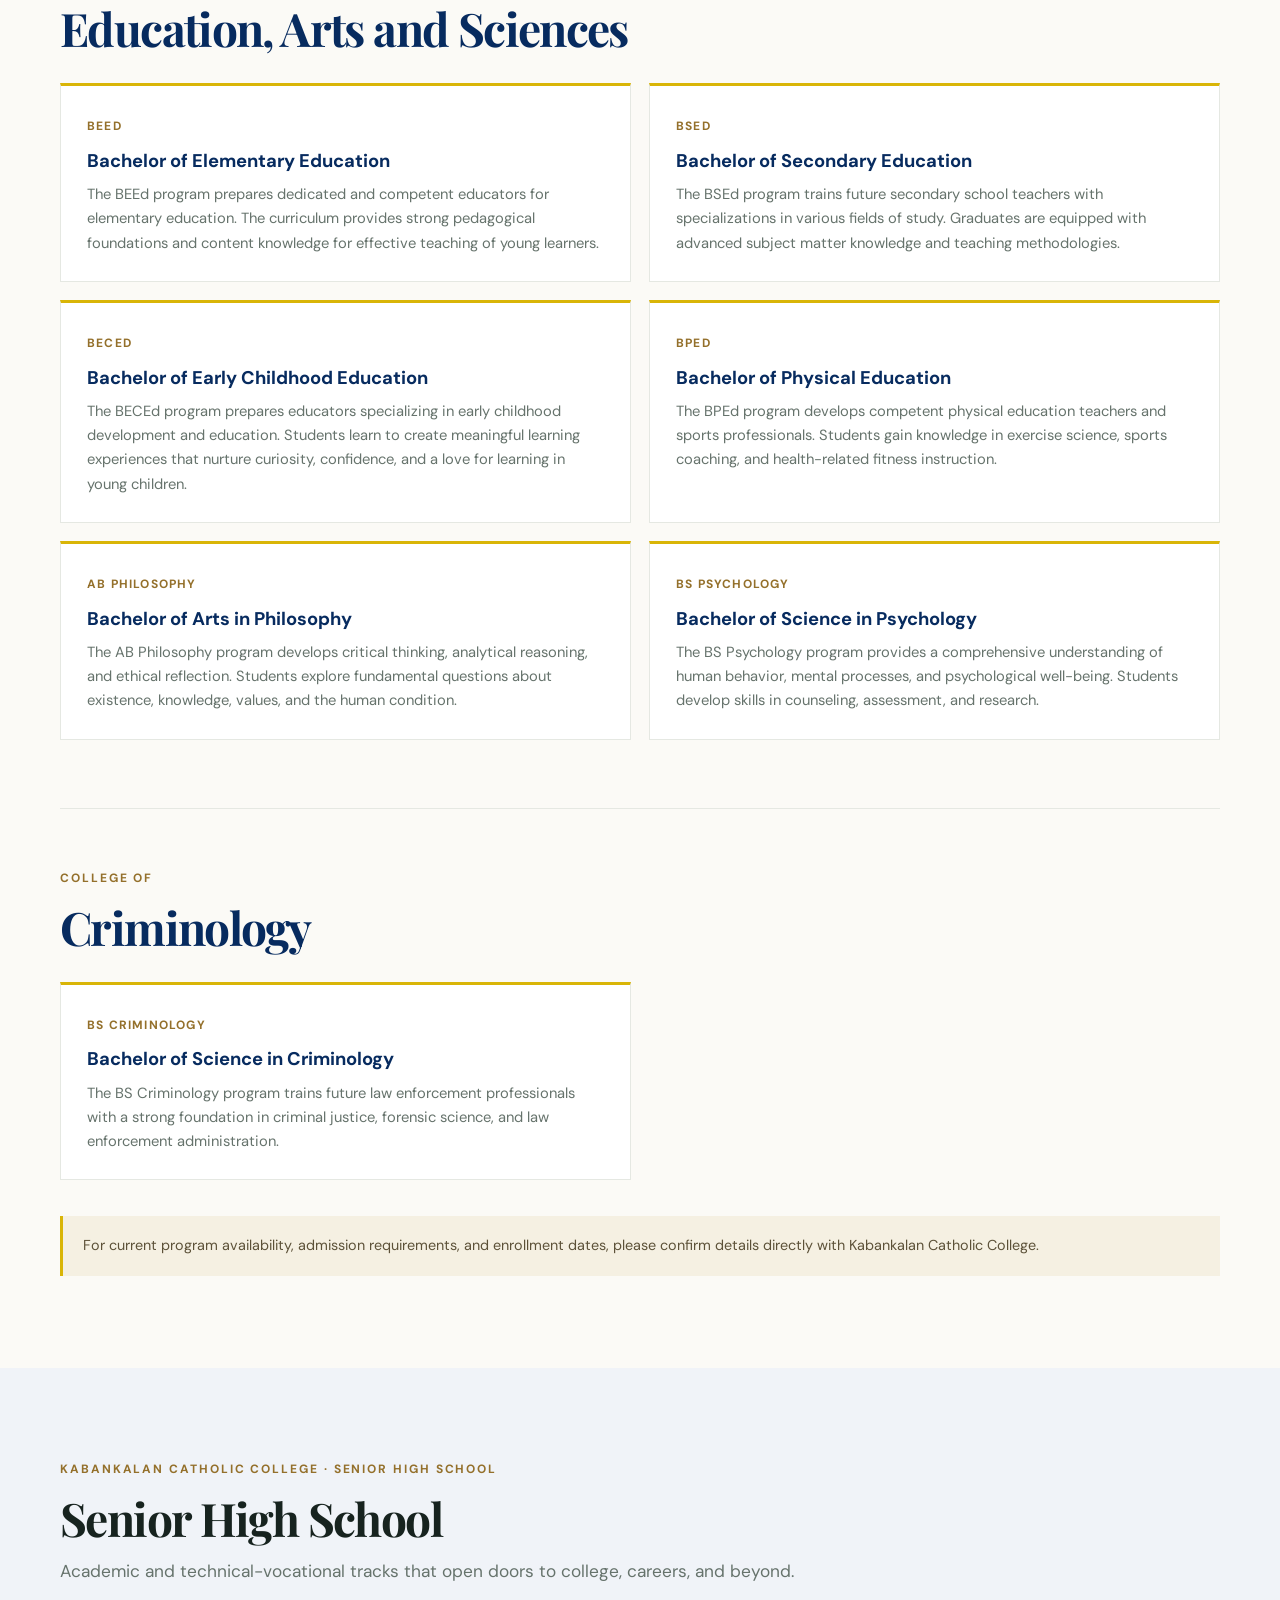
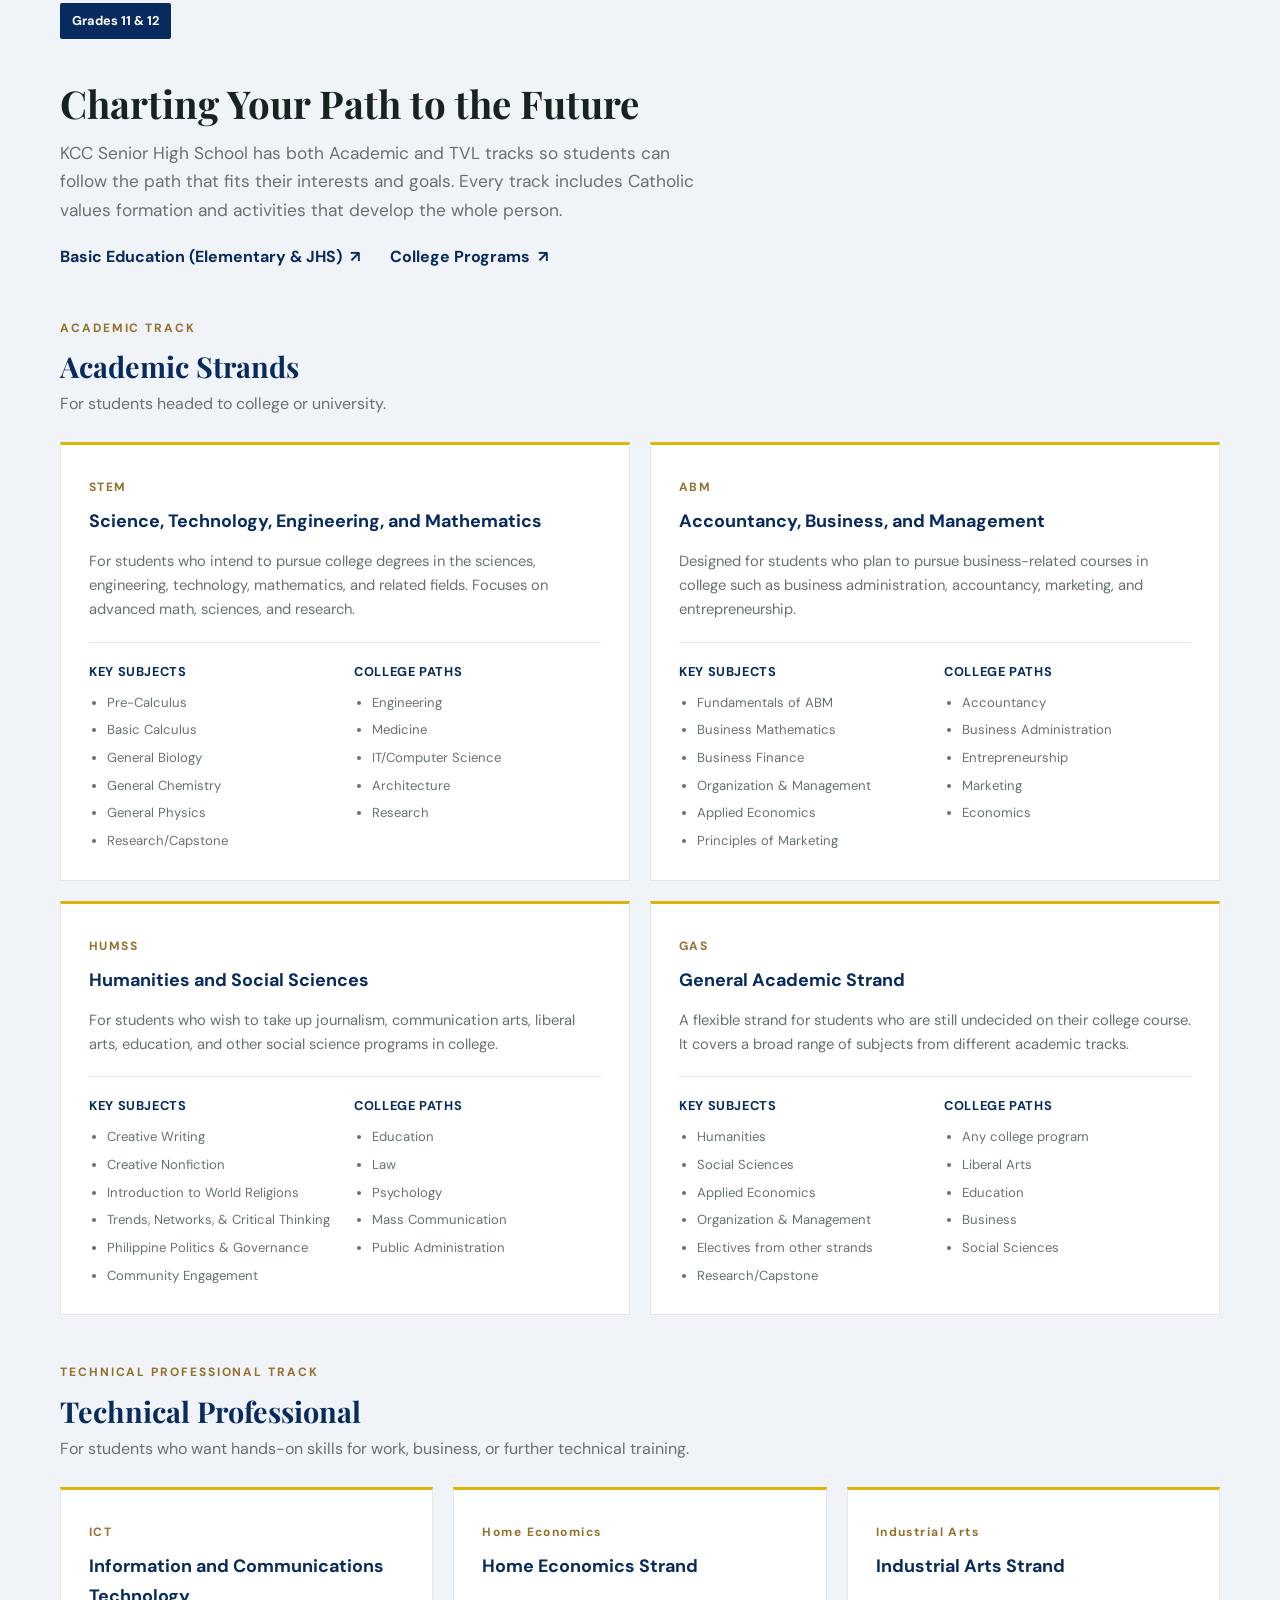
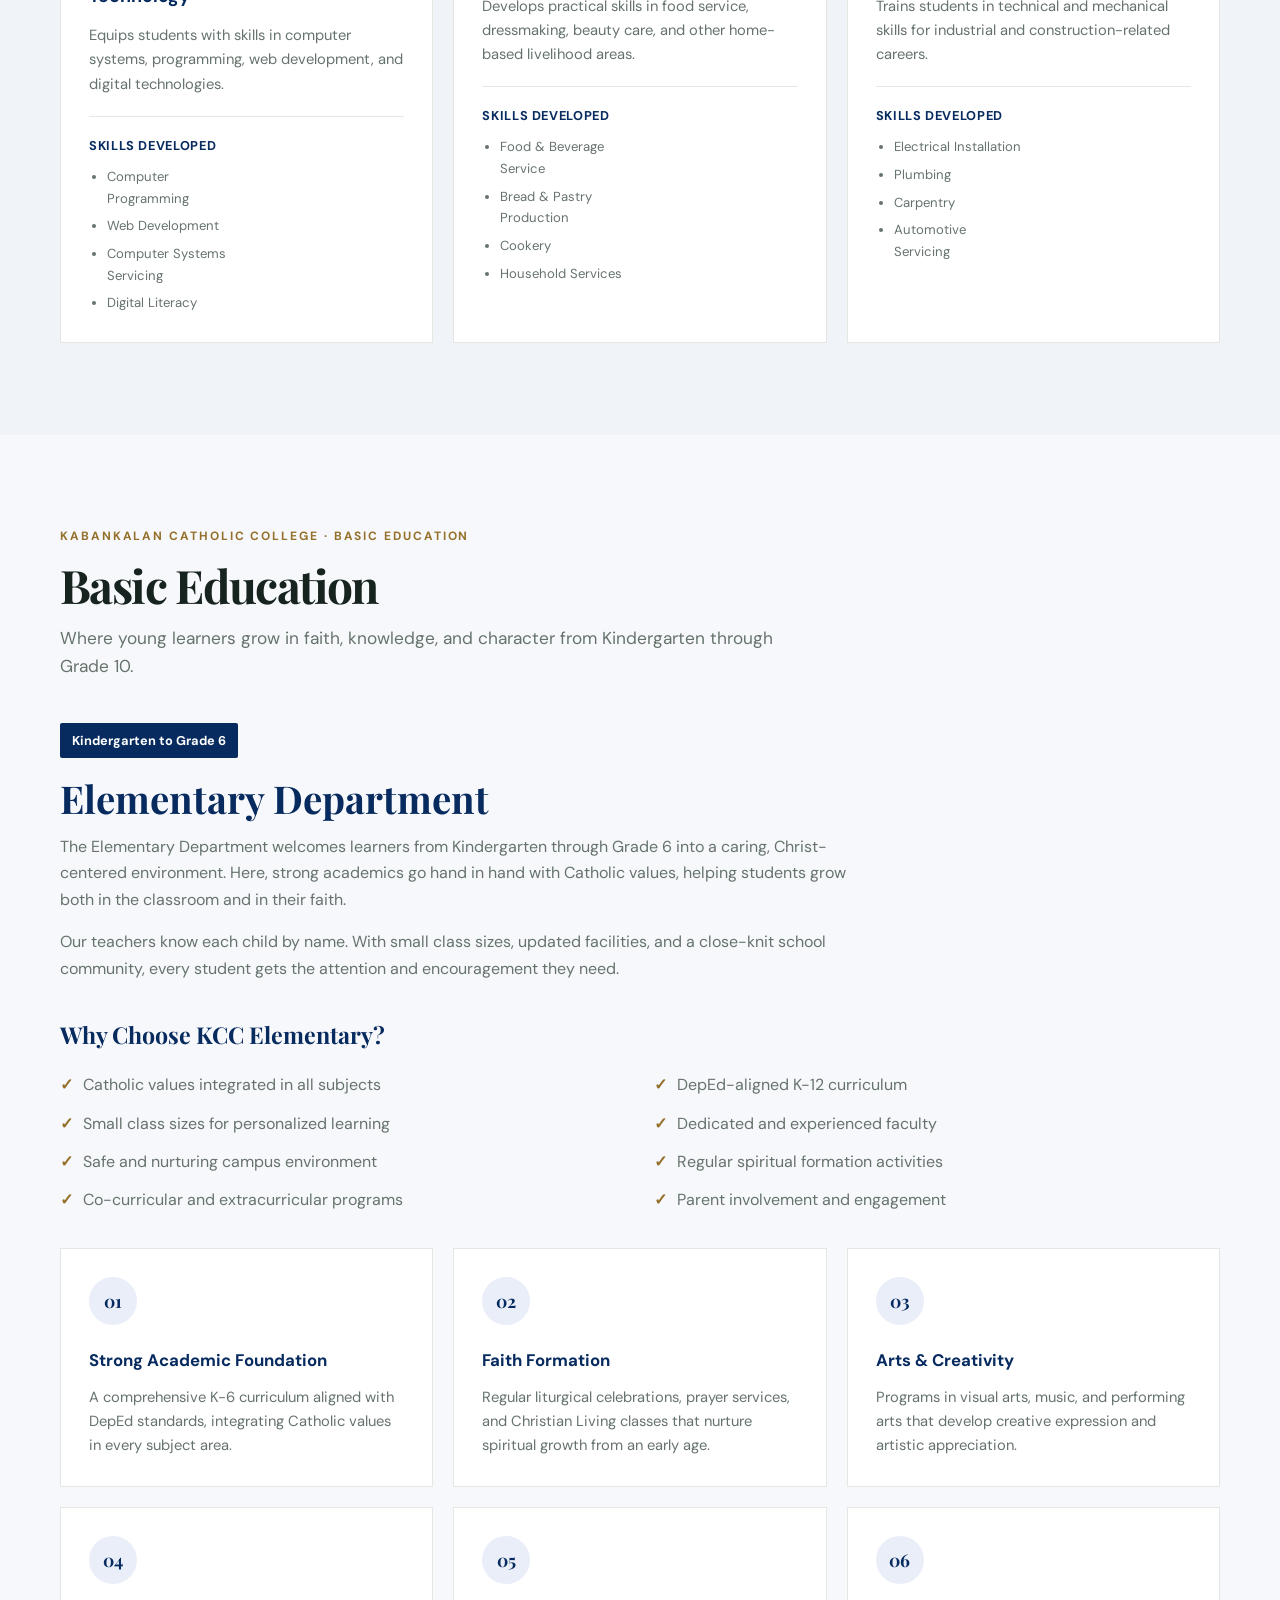
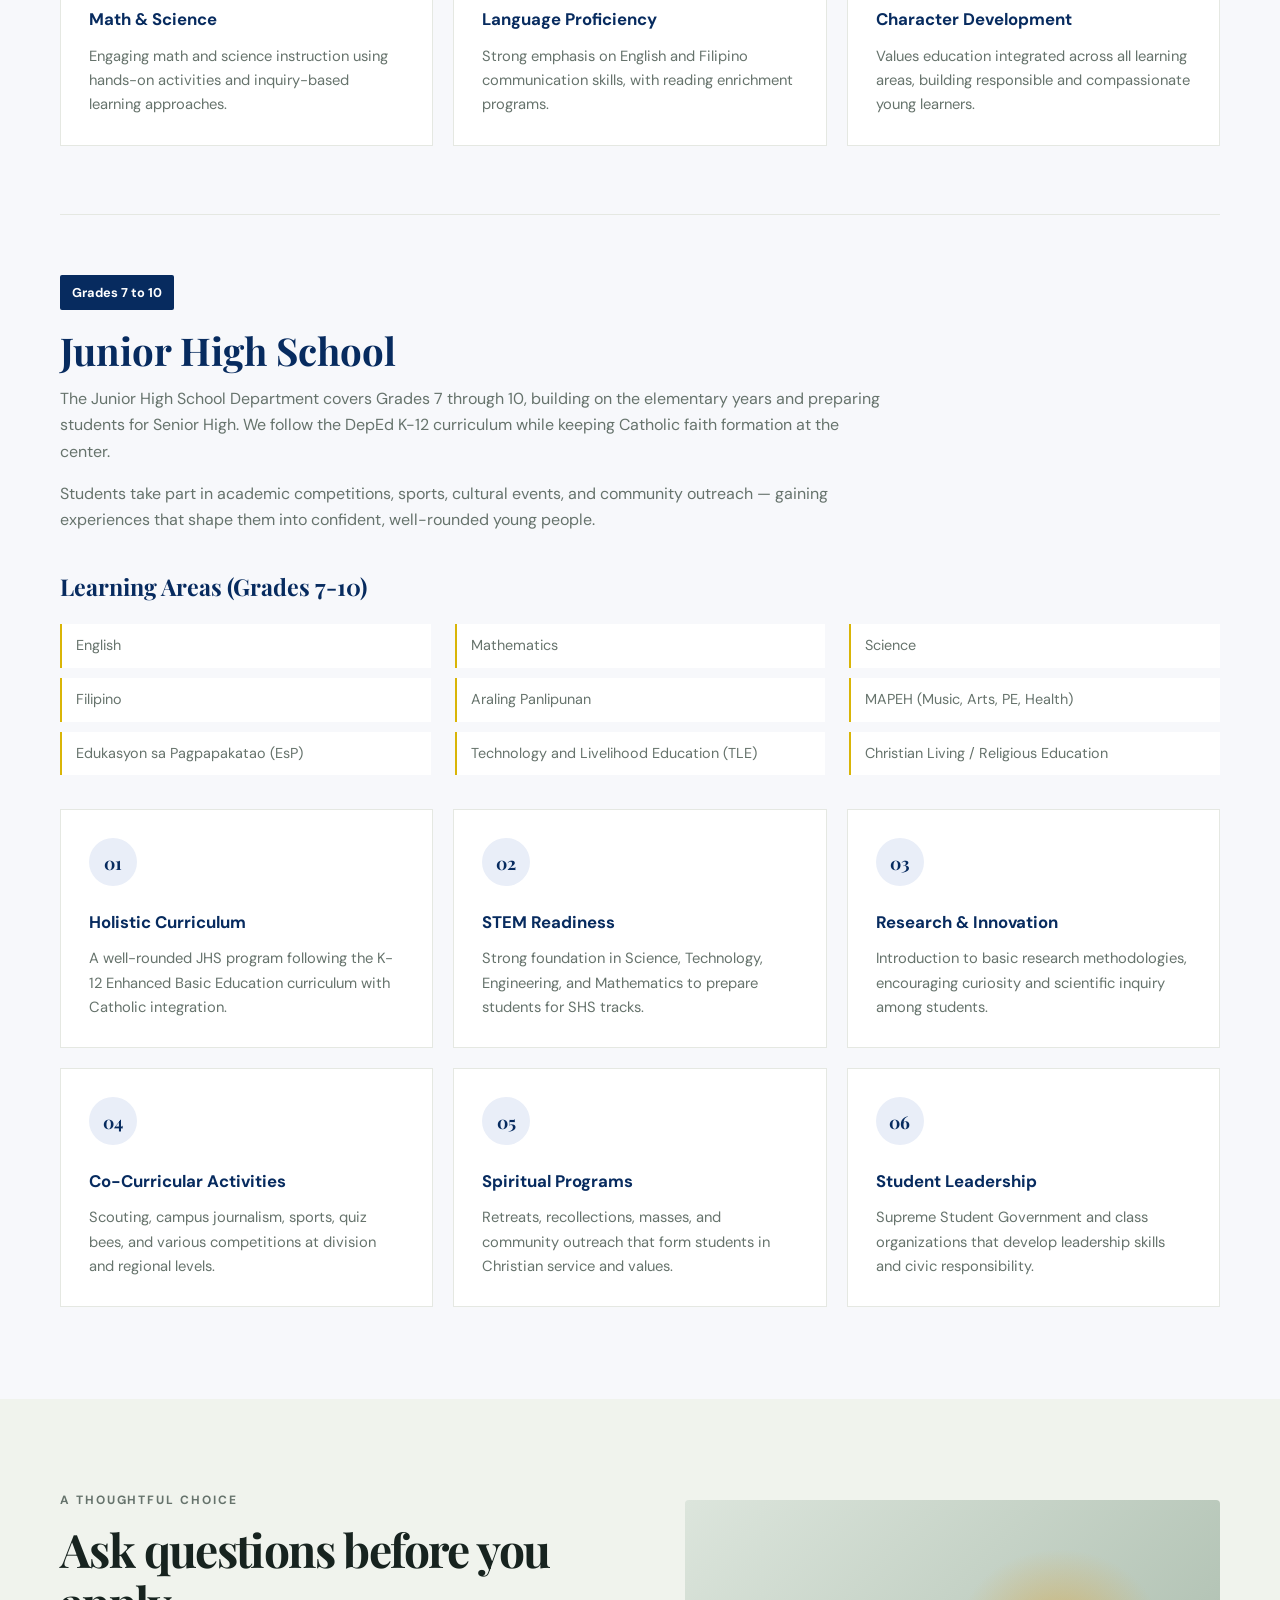
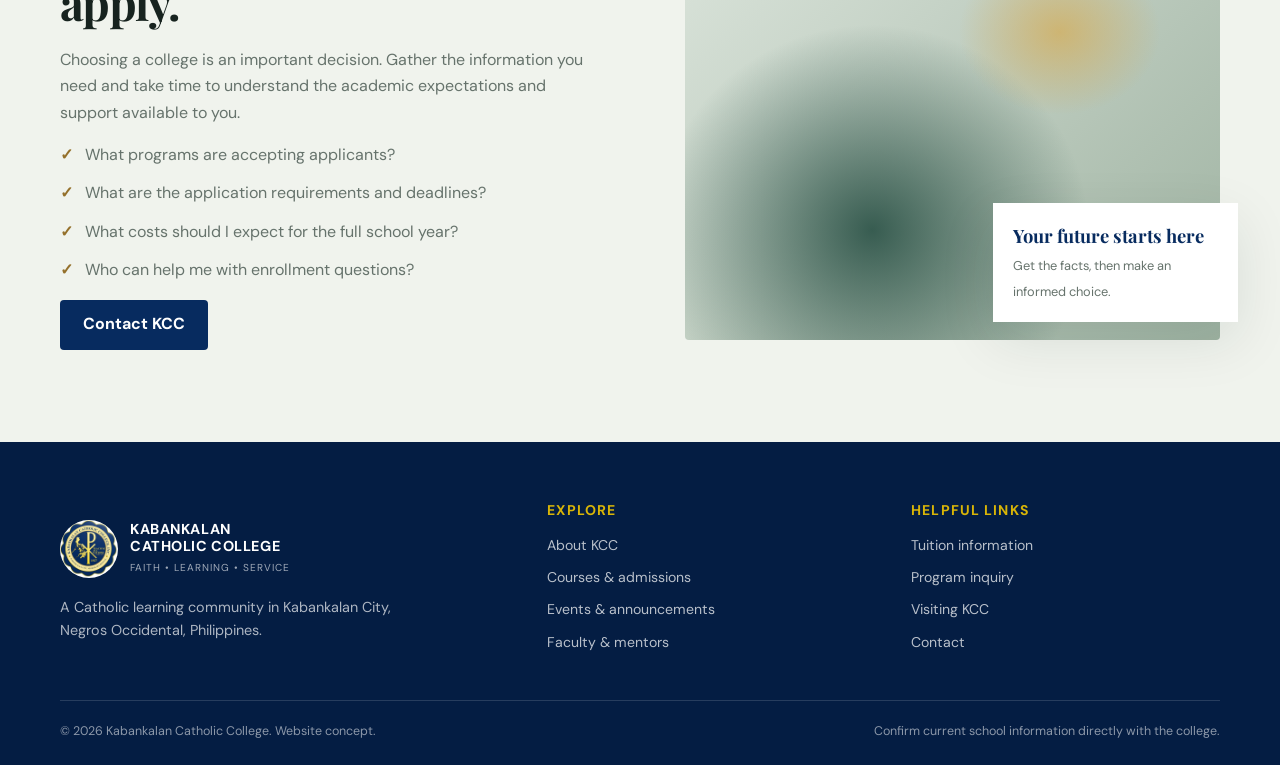
<file: courses.html>
<!doctype html>
<html lang="en">
<head>
  <meta charset="utf-8"><meta name="viewport" content="width=device-width, initial-scale=1">
  <meta name="description" content="Ask about course offerings and admissions at Kabankalan Catholic College.">
  <title>Courses & Admissions | Kabankalan Catholic College</title>
  <link rel="stylesheet" href="styles.css"><script src="script.js" defer></script>
</head>
<body>
  <a class="skip-link" href="#main">Skip to content</a>
  <div class="topbar"><div class="container topbar-inner"><p>A Catholic learning community in Kabankalan City</p><p>Negros Occidental, Philippines</p></div></div>
  <header class="site-header"><div class="container nav-wrap">
    <a class="brand" href="index.html" aria-label="Kabankalan Catholic College home"><span class="brand-mark" aria-hidden="true">K</span><span><span class="brand-name">KABANKALAN<br>CATHOLIC COLLEGE</span><span class="brand-subtitle">Faith • Learning • Service</span></span></a>
    <button class="menu-toggle" type="button" aria-label="Open navigation menu" aria-expanded="false" aria-controls="primary-navigation">☰</button>
    <nav class="main-nav" id="primary-navigation" aria-label="Main navigation"><a href="index.html">Home</a><a href="about.html">About</a><a href="courses.html">Courses</a><a href="events.html">Events</a><a href="trainers.html">Faculty</a><a href="pricing.html">Tuition</a><a href="contact.html" class="nav-apply">Get in touch</a></nav>
  </div></header>
  <main id="main">
    <section class="page-hero"><div class="container"><p class="eyebrow">Academic Programs</p><h1>Programs Offered</h1><p>From business and IT to education and criminology, KCC prepares students for the careers they want to pursue.</p></div></section>
    <section class="section"><div class="container">
      <div class="program-index" aria-label="Colleges"><a href="#management">Management, Accountancy & Technology</a><a href="#education">Education, Arts & Sciences</a><a href="#criminology">Criminology</a></div>

      <section class="program-department" id="management" aria-labelledby="management-title">
        <div class="department-heading"><p class="eyebrow">College of</p><h2 id="management-title">Management, Accountancy and Technology</h2></div>
        <div class="course-grid">
          <article class="course-card"><span class="course-code">BSBA</span><h3>Bachelor of Science in Business Administration</h3><p>The BSBA program prepares students for careers in business and management. Students develop competencies in financial analysis, marketing strategy, organizational management, and entrepreneurship.</p></article>
          <article class="course-card"><span class="course-code">BSIT</span><h3>Bachelor of Science in Information Technology</h3><p>The BSIT program develops future-ready IT professionals with skills in software development, networking, database management, and emerging technologies. Students gain hands-on experience in building real-world applications.</p></article>
          <article class="course-card"><span class="course-code">BSA</span><h3>Bachelor of Science in Accountancy</h3><p>The BSA program develops competent and ethical accountants prepared for the CPA licensure examination. Students gain expertise in financial accounting, auditing, taxation, and management advisory services.</p></article>
          <article class="course-card"><span class="course-code">BSAIS</span><h3>Bachelor of Science in Accounting Information System</h3><p>The BSAIS program integrates accounting knowledge with information technology skills. Students learn to design, implement, and manage accounting information systems for modern business environments.</p></article>
          <article class="course-card"><span class="course-code">BSMA</span><h3>Bachelor of Science in Management Accounting</h3><p>The BSMA program focuses on strategic financial management and decision-making. Students develop skills in cost analysis, budgeting, performance evaluation, and strategic planning for organizations.</p></article>
          <article class="course-card"><span class="course-code">BSTM</span><h3>Bachelor of Science in Tourism Management</h3><p>The BSTM program prepares students for careers in the dynamic tourism and hospitality industry. Students learn tourism planning, event management, and sustainable tourism development.</p></article>
        </div>
      </section>

      <section class="program-department" id="education" aria-labelledby="education-title">
        <div class="department-heading"><p class="eyebrow">College of</p><h2 id="education-title">Education, Arts and Sciences</h2></div>
        <div class="course-grid">
          <article class="course-card"><span class="course-code">BEEd</span><h3>Bachelor of Elementary Education</h3><p>The BEEd program prepares dedicated and competent educators for elementary education. The curriculum provides strong pedagogical foundations and content knowledge for effective teaching of young learners.</p></article>
          <article class="course-card"><span class="course-code">BSEd</span><h3>Bachelor of Secondary Education</h3><p>The BSEd program trains future secondary school teachers with specializations in various fields of study. Graduates are equipped with advanced subject matter knowledge and teaching methodologies.</p></article>
          <article class="course-card"><span class="course-code">BECEd</span><h3>Bachelor of Early Childhood Education</h3><p>The BECEd program prepares educators specializing in early childhood development and education. Students learn to create meaningful learning experiences that nurture curiosity, confidence, and a love for learning in young children.</p></article>
          <article class="course-card"><span class="course-code">BPEd</span><h3>Bachelor of Physical Education</h3><p>The BPEd program develops competent physical education teachers and sports professionals. Students gain knowledge in exercise science, sports coaching, and health-related fitness instruction.</p></article>
          <article class="course-card"><span class="course-code">AB Philosophy</span><h3>Bachelor of Arts in Philosophy</h3><p>The AB Philosophy program develops critical thinking, analytical reasoning, and ethical reflection. Students explore fundamental questions about existence, knowledge, values, and the human condition.</p></article>
          <article class="course-card"><span class="course-code">BS Psychology</span><h3>Bachelor of Science in Psychology</h3><p>The BS Psychology program provides a comprehensive understanding of human behavior, mental processes, and psychological well-being. Students develop skills in counseling, assessment, and research.</p></article>
        </div>
      </section>

      <section class="program-department" id="criminology" aria-labelledby="criminology-title">
        <div class="department-heading"><p class="eyebrow">College of</p><h2 id="criminology-title">Criminology</h2></div>
        <div class="course-grid">
          <article class="course-card"><span class="course-code">BS Criminology</span><h3>Bachelor of Science in Criminology</h3><p>The BS Criminology program trains future law enforcement professionals with a strong foundation in criminal justice, forensic science, and law enforcement administration.</p></article>
        </div>
      </section>
      <div class="notice" style="margin-top:36px">For current program availability, admission requirements, and enrollment dates, please confirm details directly with Kabankalan Catholic College.</div>
    </div></section>
    <section class="section senior-high-section" aria-labelledby="senior-high-title"><div class="container">
      <div class="senior-high-heading"><p class="eyebrow">Kabankalan Catholic College · Senior High School</p><h2 id="senior-high-title">Senior High School</h2><p class="lead">Academic and technical-vocational tracks that open doors to college, careers, and beyond.</p><span class="grade-badge">Grades 11 &amp; 12</span></div>
      <div class="section-heading"><h3 class="senior-path-title">Charting Your Path to the Future</h3><p>KCC Senior High School has both Academic and TVL tracks so students can follow the path that fits their interests and goals. Every track includes Catholic values formation and activities that develop the whole person.</p><div class="course-next-links"><a class="text-link" href="https://kcc.edu.ph/basic-education" target="_blank" rel="noopener noreferrer">Basic Education (Elementary &amp; JHS) <span aria-hidden="true">↗</span></a><a class="text-link" href="https://kcc.edu.ph/programs" target="_blank" rel="noopener noreferrer">College Programs <span aria-hidden="true">↗</span></a></div></div>
      <div class="track-heading"><p class="eyebrow">Academic Track</p><h3>Academic Strands</h3><p>For students headed to college or university.</p></div>
      <div class="track-grid">
        <article class="track-card"><div class="track-card-heading"><div><span class="track-code">STEM</span><h4>Science, Technology, Engineering, and Mathematics</h4></div></div><p>For students who intend to pursue college degrees in the sciences, engineering, technology, mathematics, and related fields. Focuses on advanced math, sciences, and research.</p><div class="track-details"><div><h5>Key Subjects</h5><ul class="track-list"><li>Pre-Calculus</li><li>Basic Calculus</li><li>General Biology</li><li>General Chemistry</li><li>General Physics</li><li>Research/Capstone</li></ul></div><div><h5>College Paths</h5><ul class="track-list"><li>Engineering</li><li>Medicine</li><li>IT/Computer Science</li><li>Architecture</li><li>Research</li></ul></div></div></article>
        <article class="track-card"><div class="track-card-heading"><div><span class="track-code">ABM</span><h4>Accountancy, Business, and Management</h4></div></div><p>Designed for students who plan to pursue business-related courses in college such as business administration, accountancy, marketing, and entrepreneurship.</p><div class="track-details"><div><h5>Key Subjects</h5><ul class="track-list"><li>Fundamentals of ABM</li><li>Business Mathematics</li><li>Business Finance</li><li>Organization &amp; Management</li><li>Applied Economics</li><li>Principles of Marketing</li></ul></div><div><h5>College Paths</h5><ul class="track-list"><li>Accountancy</li><li>Business Administration</li><li>Entrepreneurship</li><li>Marketing</li><li>Economics</li></ul></div></div></article>
        <article class="track-card"><div class="track-card-heading"><div><span class="track-code">HUMSS</span><h4>Humanities and Social Sciences</h4></div></div><p>For students who wish to take up journalism, communication arts, liberal arts, education, and other social science programs in college.</p><div class="track-details"><div><h5>Key Subjects</h5><ul class="track-list"><li>Creative Writing</li><li>Creative Nonfiction</li><li>Introduction to World Religions</li><li>Trends, Networks, &amp; Critical Thinking</li><li>Philippine Politics &amp; Governance</li><li>Community Engagement</li></ul></div><div><h5>College Paths</h5><ul class="track-list"><li>Education</li><li>Law</li><li>Psychology</li><li>Mass Communication</li><li>Public Administration</li></ul></div></div></article>
        <article class="track-card"><div class="track-card-heading"><div><span class="track-code">GAS</span><h4>General Academic Strand</h4></div></div><p>A flexible strand for students who are still undecided on their college course. It covers a broad range of subjects from different academic tracks.</p><div class="track-details"><div><h5>Key Subjects</h5><ul class="track-list"><li>Humanities</li><li>Social Sciences</li><li>Applied Economics</li><li>Organization &amp; Management</li><li>Electives from other strands</li><li>Research/Capstone</li></ul></div><div><h5>College Paths</h5><ul class="track-list"><li>Any college program</li><li>Liberal Arts</li><li>Education</li><li>Business</li><li>Social Sciences</li></ul></div></div></article>
      </div>
      <div class="track-heading technical-track-heading"><p class="eyebrow">Technical Professional Track</p><h3>Technical Professional</h3><p>For students who want hands-on skills for work, business, or further technical training.</p></div>
      <div class="track-grid track-grid-technical">
        <article class="track-card"><div class="track-card-heading"><span class="track-code">ICT</span><h4>Information and Communications Technology</h4></div><p>Equips students with skills in computer systems, programming, web development, and digital technologies.</p><div class="track-details"><div><h5>Skills Developed</h5><ul class="track-list"><li>Computer Programming</li><li>Web Development</li><li>Computer Systems Servicing</li><li>Digital Literacy</li></ul></div></div></article>
        <article class="track-card"><div class="track-card-heading"><span class="track-code">Home Economics</span><h4>Home Economics Strand</h4></div><p>Develops practical skills in food service, dressmaking, beauty care, and other home-based livelihood areas.</p><div class="track-details"><div><h5>Skills Developed</h5><ul class="track-list"><li>Food &amp; Beverage Service</li><li>Bread &amp; Pastry Production</li><li>Cookery</li><li>Household Services</li></ul></div></div></article>
        <article class="track-card"><div class="track-card-heading"><span class="track-code">Industrial Arts</span><h4>Industrial Arts Strand</h4></div><p>Trains students in technical and mechanical skills for industrial and construction-related careers.</p><div class="track-details"><div><h5>Skills Developed</h5><ul class="track-list"><li>Electrical Installation</li><li>Plumbing</li><li>Carpentry</li><li>Automotive Servicing</li></ul></div></div></article>
      </div>
    </div></section>
    <section class="section basic-education-section" aria-labelledby="basic-education-title"><div class="container">
      <div class="senior-high-heading"><p class="eyebrow">Kabankalan Catholic College · Basic Education</p><h2 id="basic-education-title">Basic Education</h2><p class="lead">Where young learners grow in faith, knowledge, and character from Kindergarten through Grade 10.</p></div>
      <section class="basic-stage" aria-labelledby="elementary-title">
        <div class="basic-stage-heading"><span class="grade-badge">Kindergarten to Grade 6</span><h3 id="elementary-title">Elementary Department</h3><p>The Elementary Department welcomes learners from Kindergarten through Grade 6 into a caring, Christ-centered environment. Here, strong academics go hand in hand with Catholic values, helping students grow both in the classroom and in their faith.</p><p>Our teachers know each child by name. With small class sizes, updated facilities, and a close-knit school community, every student gets the attention and encouragement they need.</p></div>
        <div class="basic-subsection"><h4>Why Choose KCC Elementary?</h4><ul class="basic-why-list"><li>Catholic values integrated in all subjects</li><li>DepEd-aligned K-12 curriculum</li><li>Small class sizes for personalized learning</li><li>Dedicated and experienced faculty</li><li>Safe and nurturing campus environment</li><li>Regular spiritual formation activities</li><li>Co-curricular and extracurricular programs</li><li>Parent involvement and engagement</li></ul></div>
        <div class="basic-feature-grid">
          <article class="feature-card"><div class="icon-box" aria-hidden="true">01</div><h4>Strong Academic Foundation</h4><p>A comprehensive K-6 curriculum aligned with DepEd standards, integrating Catholic values in every subject area.</p></article>
          <article class="feature-card"><div class="icon-box" aria-hidden="true">02</div><h4>Faith Formation</h4><p>Regular liturgical celebrations, prayer services, and Christian Living classes that nurture spiritual growth from an early age.</p></article>
          <article class="feature-card"><div class="icon-box" aria-hidden="true">03</div><h4>Arts &amp; Creativity</h4><p>Programs in visual arts, music, and performing arts that develop creative expression and artistic appreciation.</p></article>
          <article class="feature-card"><div class="icon-box" aria-hidden="true">04</div><h4>Math &amp; Science</h4><p>Engaging math and science instruction using hands-on activities and inquiry-based learning approaches.</p></article>
          <article class="feature-card"><div class="icon-box" aria-hidden="true">05</div><h4>Language Proficiency</h4><p>Strong emphasis on English and Filipino communication skills, with reading enrichment programs.</p></article>
          <article class="feature-card"><div class="icon-box" aria-hidden="true">06</div><h4>Character Development</h4><p>Values education integrated across all learning areas, building responsible and compassionate young learners.</p></article>
        </div>
      </section>
      <section class="basic-stage" aria-labelledby="junior-high-title">
        <div class="basic-stage-heading"><span class="grade-badge">Grades 7 to 10</span><h3 id="junior-high-title">Junior High School</h3><p>The Junior High School Department covers Grades 7 through 10, building on the elementary years and preparing students for Senior High. We follow the DepEd K-12 curriculum while keeping Catholic faith formation at the center.</p><p>Students take part in academic competitions, sports, cultural events, and community outreach — gaining experiences that shape them into confident, well-rounded young people.</p></div>
        <div class="basic-subsection"><h4>Learning Areas (Grades 7-10)</h4><ul class="learning-area-list"><li>English</li><li>Mathematics</li><li>Science</li><li>Filipino</li><li>Araling Panlipunan</li><li>MAPEH (Music, Arts, PE, Health)</li><li>Edukasyon sa Pagpapakatao (EsP)</li><li>Technology and Livelihood Education (TLE)</li><li>Christian Living / Religious Education</li></ul></div>
        <div class="basic-feature-grid">
          <article class="feature-card"><div class="icon-box" aria-hidden="true">01</div><h4>Holistic Curriculum</h4><p>A well-rounded JHS program following the K-12 Enhanced Basic Education curriculum with Catholic integration.</p></article>
          <article class="feature-card"><div class="icon-box" aria-hidden="true">02</div><h4>STEM Readiness</h4><p>Strong foundation in Science, Technology, Engineering, and Mathematics to prepare students for SHS tracks.</p></article>
          <article class="feature-card"><div class="icon-box" aria-hidden="true">03</div><h4>Research &amp; Innovation</h4><p>Introduction to basic research methodologies, encouraging curiosity and scientific inquiry among students.</p></article>
          <article class="feature-card"><div class="icon-box" aria-hidden="true">04</div><h4>Co-Curricular Activities</h4><p>Scouting, campus journalism, sports, quiz bees, and various competitions at division and regional levels.</p></article>
          <article class="feature-card"><div class="icon-box" aria-hidden="true">05</div><h4>Spiritual Programs</h4><p>Retreats, recollections, masses, and community outreach that form students in Christian service and values.</p></article>
          <article class="feature-card"><div class="icon-box" aria-hidden="true">06</div><h4>Student Leadership</h4><p>Supreme Student Government and class organizations that develop leadership skills and civic responsibility.</p></article>
        </div>
      </section>
    </div></section>
    <section class="section soft-section"><div class="container intro-grid">
      <div class="intro-copy"><p class="eyebrow">A thoughtful choice</p><h2>Ask questions before you apply.</h2><p>Choosing a college is an important decision. Gather the information you need and take time to understand the academic expectations and support available to you.</p><ul class="list-check"><li>What programs are accepting applicants?</li><li>What are the application requirements and deadlines?</li><li>What costs should I expect for the full school year?</li><li>Who can help me with enrollment questions?</li></ul><a class="button button-green" href="contact.html">Contact KCC</a></div>
      <div class="photo-panel" role="img" aria-label="Students preparing for their education"><div class="photo-caption"><strong>Your future starts here</strong><span>Get the facts, then make an informed choice.</span></div></div>
    </div></section>
  </main>
  <footer class="site-footer"><div class="container"><div class="footer-grid"><div><a class="brand" href="index.html"><span class="brand-mark" aria-hidden="true">K</span><span><span class="brand-name">KABANKALAN<br>CATHOLIC COLLEGE</span><span class="brand-subtitle">Faith • Learning • Service</span></span></a><p class="footer-about">A Catholic learning community in Kabankalan City, Negros Occidental, Philippines.</p></div><div><h3>Explore</h3><div class="footer-links"><a href="about.html">About KCC</a><a href="courses.html">Courses & admissions</a><a href="events.html">Events & announcements</a><a href="trainers.html">Faculty & mentors</a></div></div><div><h3>Helpful links</h3><div class="footer-links"><a href="pricing.html">Tuition information</a><a href="course-details.html">Program inquiry</a><a href="starter-page.html">Visiting KCC</a><a href="contact.html">Contact</a></div></div></div><div class="footer-bottom"><p>© <span data-year></span> Kabankalan Catholic College. Website concept.</p><p>Confirm current school information directly with the college.</p></div></div></footer>
</body>
</html>
</file>
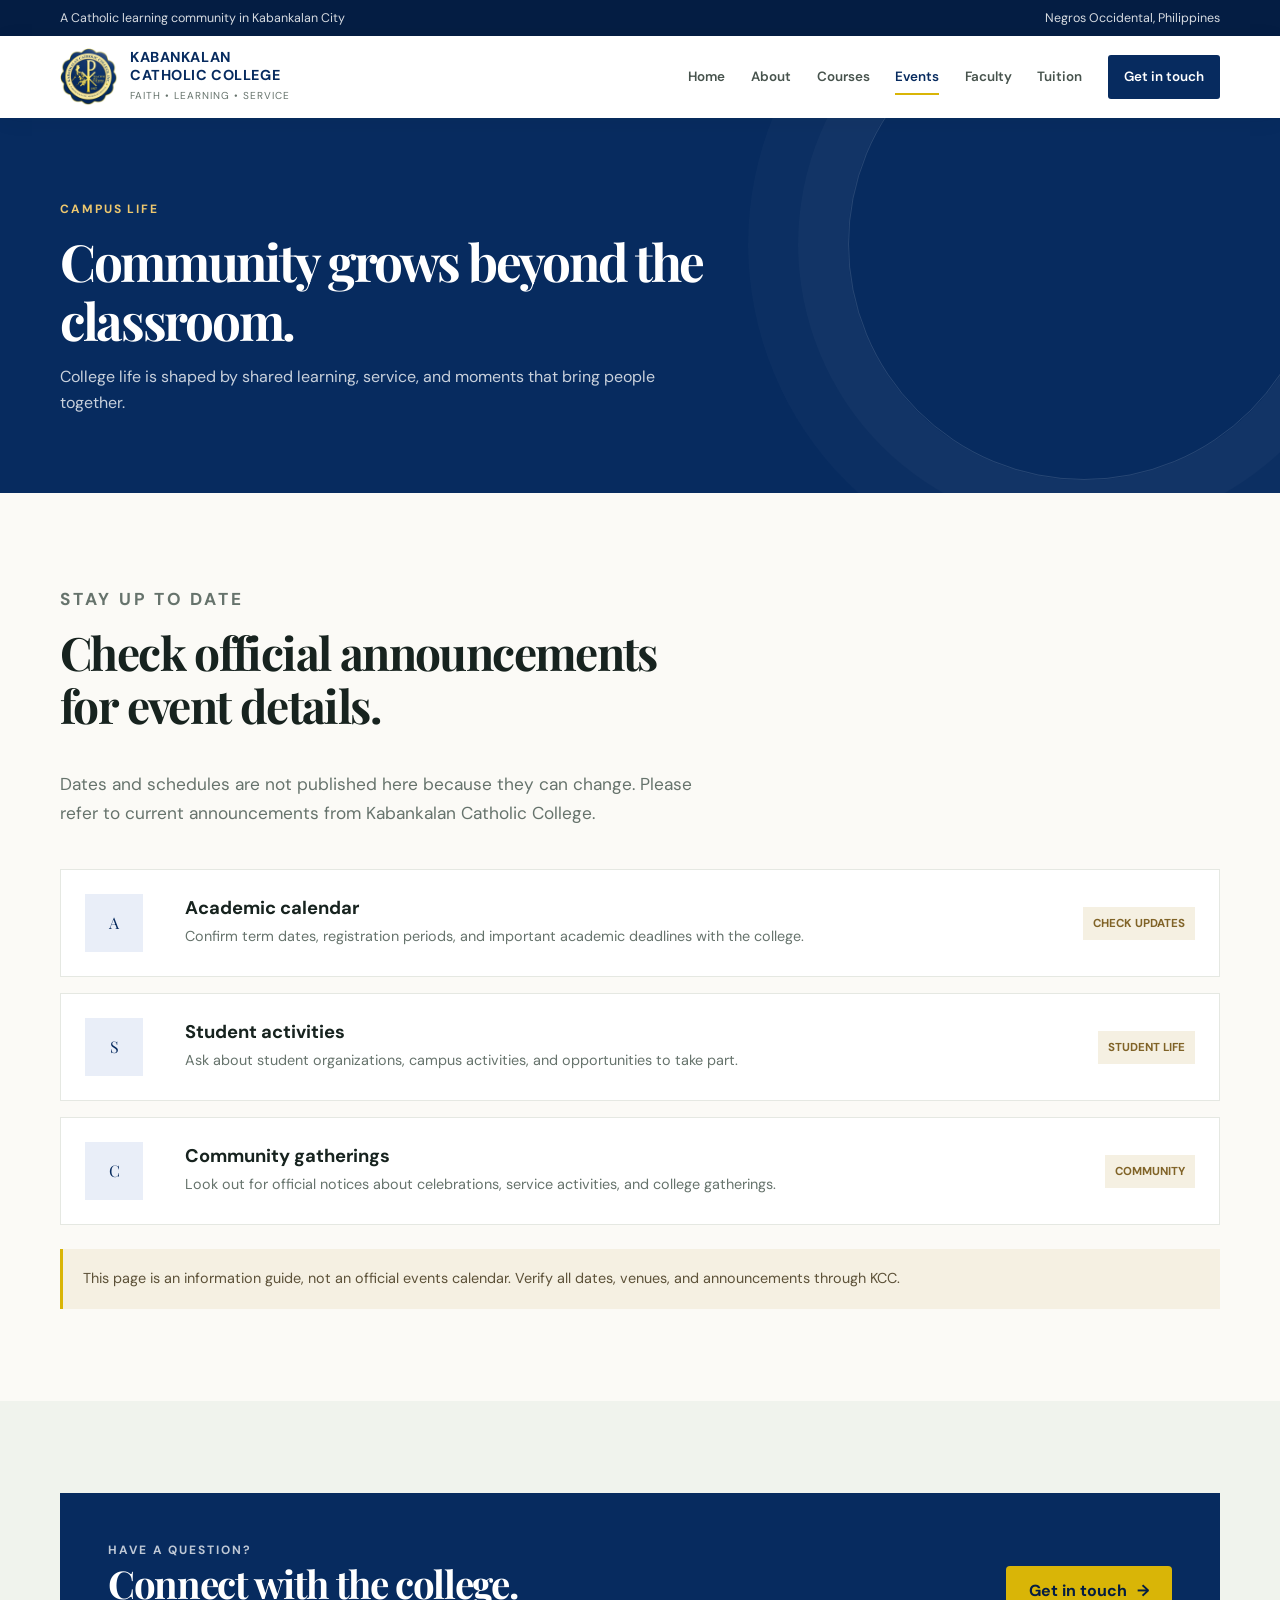
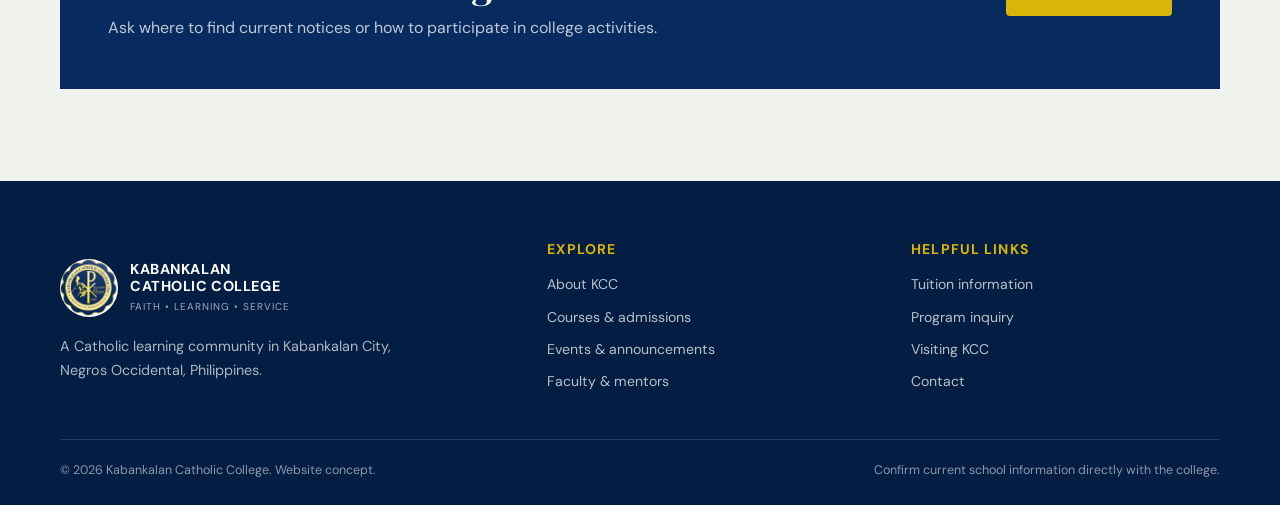
<file: events.html>
<!doctype html>
<html lang="en">
<head>
  <meta charset="utf-8"><meta name="viewport" content="width=device-width, initial-scale=1">
  <meta name="description" content="Find out where to check current events and announcements from Kabankalan Catholic College.">
  <title>Events & Announcements | Kabankalan Catholic College</title>
  <link rel="stylesheet" href="styles.css"><script src="script.js" defer></script>
</head>
<body>
  <a class="skip-link" href="#main">Skip to content</a>
  <div class="topbar"><div class="container topbar-inner"><p>A Catholic learning community in Kabankalan City</p><p>Negros Occidental, Philippines</p></div></div>
  <header class="site-header"><div class="container nav-wrap">
    <a class="brand" href="index.html" aria-label="Kabankalan Catholic College home"><span class="brand-mark" aria-hidden="true">K</span><span><span class="brand-name">KABANKALAN<br>CATHOLIC COLLEGE</span><span class="brand-subtitle">Faith • Learning • Service</span></span></a>
    <button class="menu-toggle" type="button" aria-label="Open navigation menu" aria-expanded="false" aria-controls="primary-navigation">☰</button>
    <nav class="main-nav" id="primary-navigation" aria-label="Main navigation"><a href="index.html">Home</a><a href="about.html">About</a><a href="courses.html">Courses</a><a href="events.html">Events</a><a href="trainers.html">Faculty</a><a href="pricing.html">Tuition</a><a href="contact.html" class="nav-apply">Get in touch</a></nav>
  </div></header>
  <main id="main">
    <section class="page-hero"><div class="container"><p class="eyebrow">Campus life</p><h1>Community grows beyond the classroom.</h1><p>College life is shaped by shared learning, service, and moments that bring people together.</p></div></section>
    <section class="section"><div class="container">
      <div class="section-heading"><p class="eyebrow">Stay up to date</p><h2>Check official announcements for event details.</h2><p>Dates and schedules are not published here because they can change. Please refer to current announcements from Kabankalan Catholic College.</p></div>
      <div class="event-list">
        <article class="event-item"><div class="event-icon" aria-hidden="true">A</div><div><h3>Academic calendar</h3><p>Confirm term dates, registration periods, and important academic deadlines with the college.</p></div><span class="event-tag">Check updates</span></article>
        <article class="event-item"><div class="event-icon" aria-hidden="true">S</div><div><h3>Student activities</h3><p>Ask about student organizations, campus activities, and opportunities to take part.</p></div><span class="event-tag">Student life</span></article>
        <article class="event-item"><div class="event-icon" aria-hidden="true">C</div><div><h3>Community gatherings</h3><p>Look out for official notices about celebrations, service activities, and college gatherings.</p></div><span class="event-tag">Community</span></article>
      </div>
      <div class="notice" style="margin-top:24px">This page is an information guide, not an official events calendar. Verify all dates, venues, and announcements through KCC.</div>
    </div></section>
    <section class="section soft-section"><div class="container"><div class="callout"><div><p class="eyebrow">Have a question?</p><h2>Connect with the college.</h2><p>Ask where to find current notices or how to participate in college activities.</p></div><a class="button" href="contact.html">Get in touch <span aria-hidden="true">→</span></a></div></div></section>
  </main>
  <footer class="site-footer"><div class="container"><div class="footer-grid"><div><a class="brand" href="index.html"><span class="brand-mark" aria-hidden="true">K</span><span><span class="brand-name">KABANKALAN<br>CATHOLIC COLLEGE</span><span class="brand-subtitle">Faith • Learning • Service</span></span></a><p class="footer-about">A Catholic learning community in Kabankalan City, Negros Occidental, Philippines.</p></div><div><h3>Explore</h3><div class="footer-links"><a href="about.html">About KCC</a><a href="courses.html">Courses & admissions</a><a href="events.html">Events & announcements</a><a href="trainers.html">Faculty & mentors</a></div></div><div><h3>Helpful links</h3><div class="footer-links"><a href="pricing.html">Tuition information</a><a href="course-details.html">Program inquiry</a><a href="starter-page.html">Visiting KCC</a><a href="contact.html">Contact</a></div></div></div><div class="footer-bottom"><p>© <span data-year></span> Kabankalan Catholic College. Website concept.</p><p>Confirm current school information directly with the college.</p></div></div></footer>
</body>
</html>
</file>
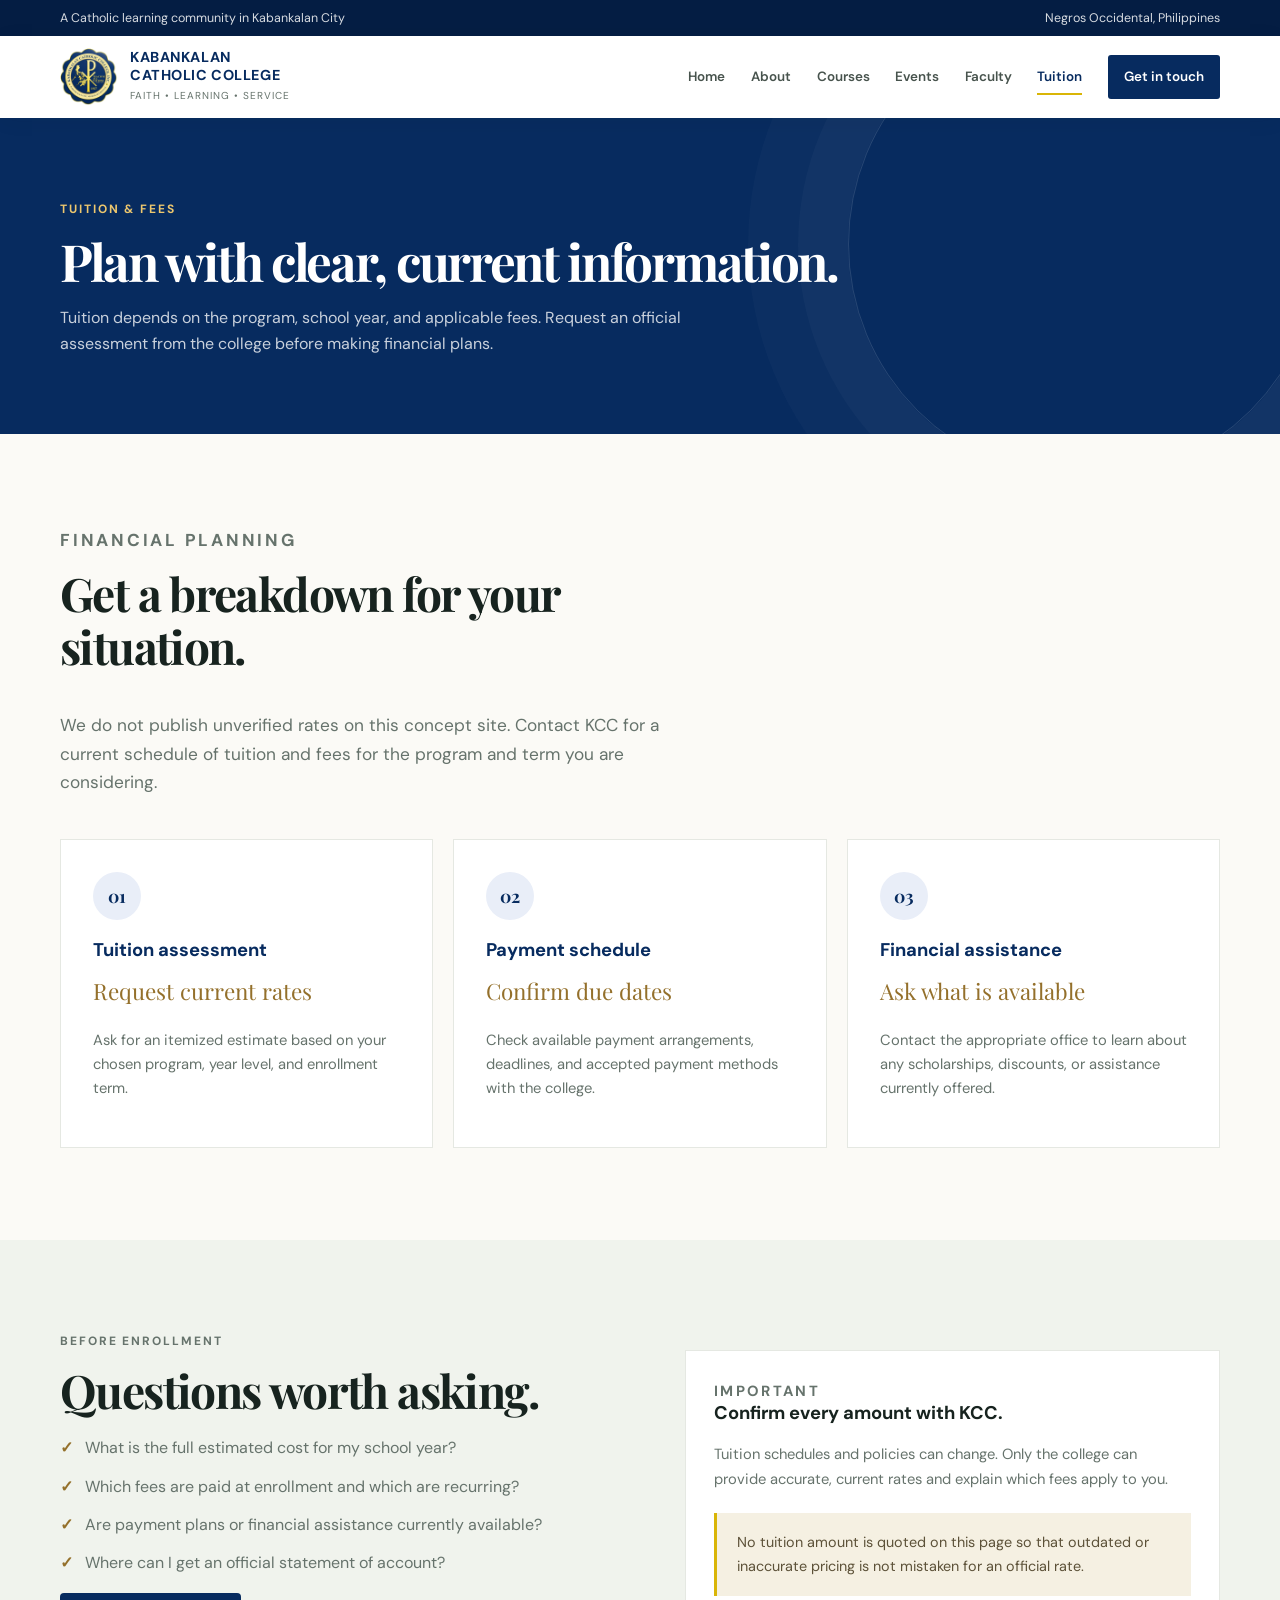
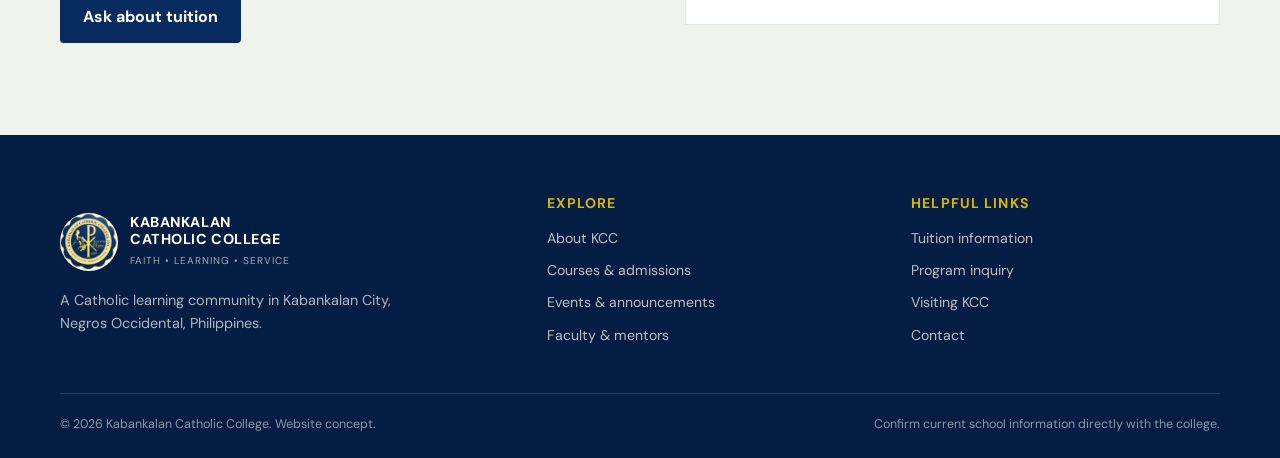
<file: pricing.html>
<!doctype html>
<html lang="en">
<head>
  <meta charset="utf-8"><meta name="viewport" content="width=device-width, initial-scale=1">
  <meta name="description" content="Learn how to request current tuition and fee information from Kabankalan Catholic College.">
  <title>Tuition Information | Kabankalan Catholic College</title>
  <link rel="stylesheet" href="styles.css"><script src="script.js" defer></script>
</head>
<body>
  <a class="skip-link" href="#main">Skip to content</a>
  <div class="topbar"><div class="container topbar-inner"><p>A Catholic learning community in Kabankalan City</p><p>Negros Occidental, Philippines</p></div></div>
  <header class="site-header"><div class="container nav-wrap">
    <a class="brand" href="index.html" aria-label="Kabankalan Catholic College home"><span class="brand-mark" aria-hidden="true">K</span><span><span class="brand-name">KABANKALAN<br>CATHOLIC COLLEGE</span><span class="brand-subtitle">Faith • Learning • Service</span></span></a>
    <button class="menu-toggle" type="button" aria-label="Open navigation menu" aria-expanded="false" aria-controls="primary-navigation">☰</button>
    <nav class="main-nav" id="primary-navigation" aria-label="Main navigation"><a href="index.html">Home</a><a href="about.html">About</a><a href="courses.html">Courses</a><a href="events.html">Events</a><a href="trainers.html">Faculty</a><a href="pricing.html">Tuition</a><a href="contact.html" class="nav-apply">Get in touch</a></nav>
  </div></header>
  <main id="main">
    <section class="page-hero"><div class="container"><p class="eyebrow">Tuition & fees</p><h1>Plan with clear, current information.</h1><p>Tuition depends on the program, school year, and applicable fees. Request an official assessment from the college before making financial plans.</p></div></section>
    <section class="section"><div class="container">
      <div class="section-heading"><p class="eyebrow">Financial planning</p><h2>Get a breakdown for your situation.</h2><p>We do not publish unverified rates on this concept site. Contact KCC for a current schedule of tuition and fees for the program and term you are considering.</p></div>
      <div class="price-grid">
        <article class="price-card"><div class="icon-box" aria-hidden="true">01</div><h3>Tuition assessment</h3><p class="price-label">Request current rates</p><p>Ask for an itemized estimate based on your chosen program, year level, and enrollment term.</p></article>
        <article class="price-card"><div class="icon-box" aria-hidden="true">02</div><h3>Payment schedule</h3><p class="price-label">Confirm due dates</p><p>Check available payment arrangements, deadlines, and accepted payment methods with the college.</p></article>
        <article class="price-card"><div class="icon-box" aria-hidden="true">03</div><h3>Financial assistance</h3><p class="price-label">Ask what is available</p><p>Contact the appropriate office to learn about any scholarships, discounts, or assistance currently offered.</p></article>
      </div>
    </div></section>
    <section class="section soft-section"><div class="container intro-grid">
      <div class="intro-copy"><p class="eyebrow">Before enrollment</p><h2>Questions worth asking.</h2><ul class="list-check"><li>What is the full estimated cost for my school year?</li><li>Which fees are paid at enrollment and which are recurring?</li><li>Are payment plans or financial assistance currently available?</li><li>Where can I get an official statement of account?</li></ul><a class="button button-green" href="contact.html">Ask about tuition</a></div>
      <div class="info-card"><p class="eyebrow">Important</p><h3>Confirm every amount with KCC.</h3><p>Tuition schedules and policies can change. Only the college can provide accurate, current rates and explain which fees apply to you.</p><div class="notice" style="margin-top:22px">No tuition amount is quoted on this page so that outdated or inaccurate pricing is not mistaken for an official rate.</div></div>
    </div></section>
  </main>
  <footer class="site-footer"><div class="container"><div class="footer-grid"><div><a class="brand" href="index.html"><span class="brand-mark" aria-hidden="true">K</span><span><span class="brand-name">KABANKALAN<br>CATHOLIC COLLEGE</span><span class="brand-subtitle">Faith • Learning • Service</span></span></a><p class="footer-about">A Catholic learning community in Kabankalan City, Negros Occidental, Philippines.</p></div><div><h3>Explore</h3><div class="footer-links"><a href="about.html">About KCC</a><a href="courses.html">Courses & admissions</a><a href="events.html">Events & announcements</a><a href="trainers.html">Faculty & mentors</a></div></div><div><h3>Helpful links</h3><div class="footer-links"><a href="pricing.html">Tuition information</a><a href="course-details.html">Program inquiry</a><a href="starter-page.html">Visiting KCC</a><a href="contact.html">Contact</a></div></div></div><div class="footer-bottom"><p>© <span data-year></span> Kabankalan Catholic College. Website concept.</p><p>Confirm current school information directly with the college.</p></div></div></footer>
</body>
</html>
</file>
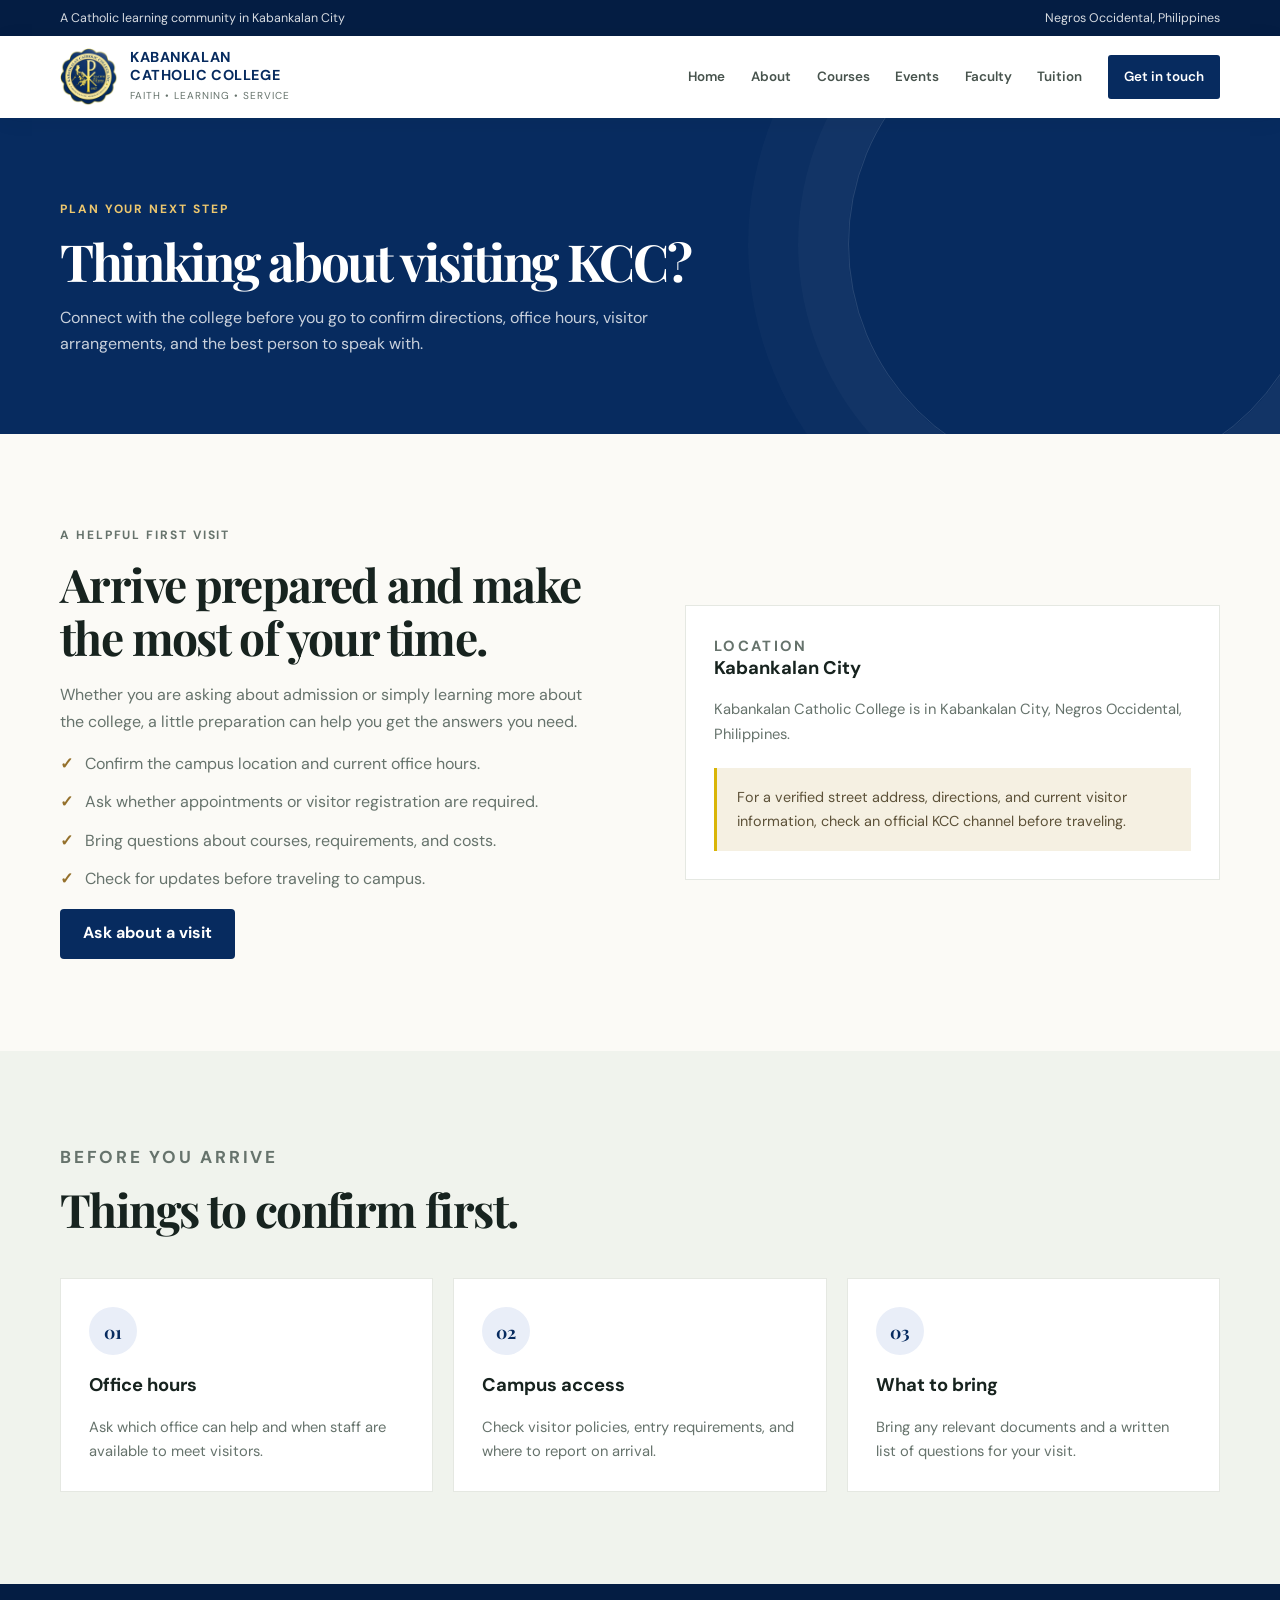
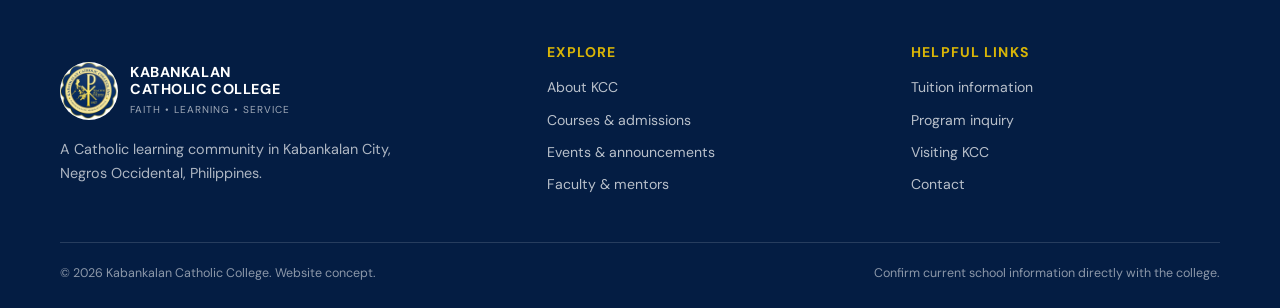
<file: starter-page.html>
<!doctype html>
<html lang="en">
<head>
  <meta charset="utf-8"><meta name="viewport" content="width=device-width, initial-scale=1">
  <meta name="description" content="Plan a visit and learn how to connect with Kabankalan Catholic College.">
  <title>Visiting KCC | Kabankalan Catholic College</title>
  <link rel="stylesheet" href="styles.css"><script src="script.js" defer></script>
</head>
<body>
  <a class="skip-link" href="#main">Skip to content</a>
  <div class="topbar"><div class="container topbar-inner"><p>A Catholic learning community in Kabankalan City</p><p>Negros Occidental, Philippines</p></div></div>
  <header class="site-header"><div class="container nav-wrap">
    <a class="brand" href="index.html" aria-label="Kabankalan Catholic College home"><span class="brand-mark" aria-hidden="true">K</span><span><span class="brand-name">KABANKALAN<br>CATHOLIC COLLEGE</span><span class="brand-subtitle">Faith • Learning • Service</span></span></a>
    <button class="menu-toggle" type="button" aria-label="Open navigation menu" aria-expanded="false" aria-controls="primary-navigation">☰</button>
    <nav class="main-nav" id="primary-navigation" aria-label="Main navigation"><a href="index.html">Home</a><a href="about.html">About</a><a href="courses.html">Courses</a><a href="events.html">Events</a><a href="trainers.html">Faculty</a><a href="pricing.html">Tuition</a><a href="contact.html" class="nav-apply">Get in touch</a></nav>
  </div></header>
  <main id="main">
    <section class="page-hero"><div class="container"><p class="eyebrow">Plan your next step</p><h1>Thinking about visiting KCC?</h1><p>Connect with the college before you go to confirm directions, office hours, visitor arrangements, and the best person to speak with.</p></div></section>
    <section class="section"><div class="container intro-grid">
      <div class="intro-copy"><p class="eyebrow">A helpful first visit</p><h2>Arrive prepared and make the most of your time.</h2><p>Whether you are asking about admission or simply learning more about the college, a little preparation can help you get the answers you need.</p><ul class="list-check"><li>Confirm the campus location and current office hours.</li><li>Ask whether appointments or visitor registration are required.</li><li>Bring questions about courses, requirements, and costs.</li><li>Check for updates before traveling to campus.</li></ul><a class="button button-green" href="contact.html">Ask about a visit</a></div>
      <div class="info-card"><p class="eyebrow">Location</p><h3>Kabankalan City</h3><p>Kabankalan Catholic College is in Kabankalan City, Negros Occidental, Philippines.</p><div class="notice" style="margin-top:22px">For a verified street address, directions, and current visitor information, check an official KCC channel before traveling.</div></div>
    </div></section>
    <section class="section soft-section"><div class="container"><div class="section-heading"><p class="eyebrow">Before you arrive</p><h2>Things to confirm first.</h2></div><div class="feature-grid">
      <article class="feature-card"><div class="icon-box" aria-hidden="true">01</div><h3>Office hours</h3><p>Ask which office can help and when staff are available to meet visitors.</p></article><article class="feature-card"><div class="icon-box" aria-hidden="true">02</div><h3>Campus access</h3><p>Check visitor policies, entry requirements, and where to report on arrival.</p></article><article class="feature-card"><div class="icon-box" aria-hidden="true">03</div><h3>What to bring</h3><p>Bring any relevant documents and a written list of questions for your visit.</p></article>
    </div></div></section>
  </main>
  <footer class="site-footer"><div class="container"><div class="footer-grid"><div><a class="brand" href="index.html"><span class="brand-mark" aria-hidden="true">K</span><span><span class="brand-name">KABANKALAN<br>CATHOLIC COLLEGE</span><span class="brand-subtitle">Faith • Learning • Service</span></span></a><p class="footer-about">A Catholic learning community in Kabankalan City, Negros Occidental, Philippines.</p></div><div><h3>Explore</h3><div class="footer-links"><a href="about.html">About KCC</a><a href="courses.html">Courses & admissions</a><a href="events.html">Events & announcements</a><a href="trainers.html">Faculty & mentors</a></div></div><div><h3>Helpful links</h3><div class="footer-links"><a href="pricing.html">Tuition information</a><a href="course-details.html">Program inquiry</a><a href="starter-page.html">Visiting KCC</a><a href="contact.html">Contact</a></div></div></div><div class="footer-bottom"><p>© <span data-year></span> Kabankalan Catholic College. Website concept.</p><p>Confirm current school information directly with the college.</p></div></div></footer>
</body>
</html>
</file>
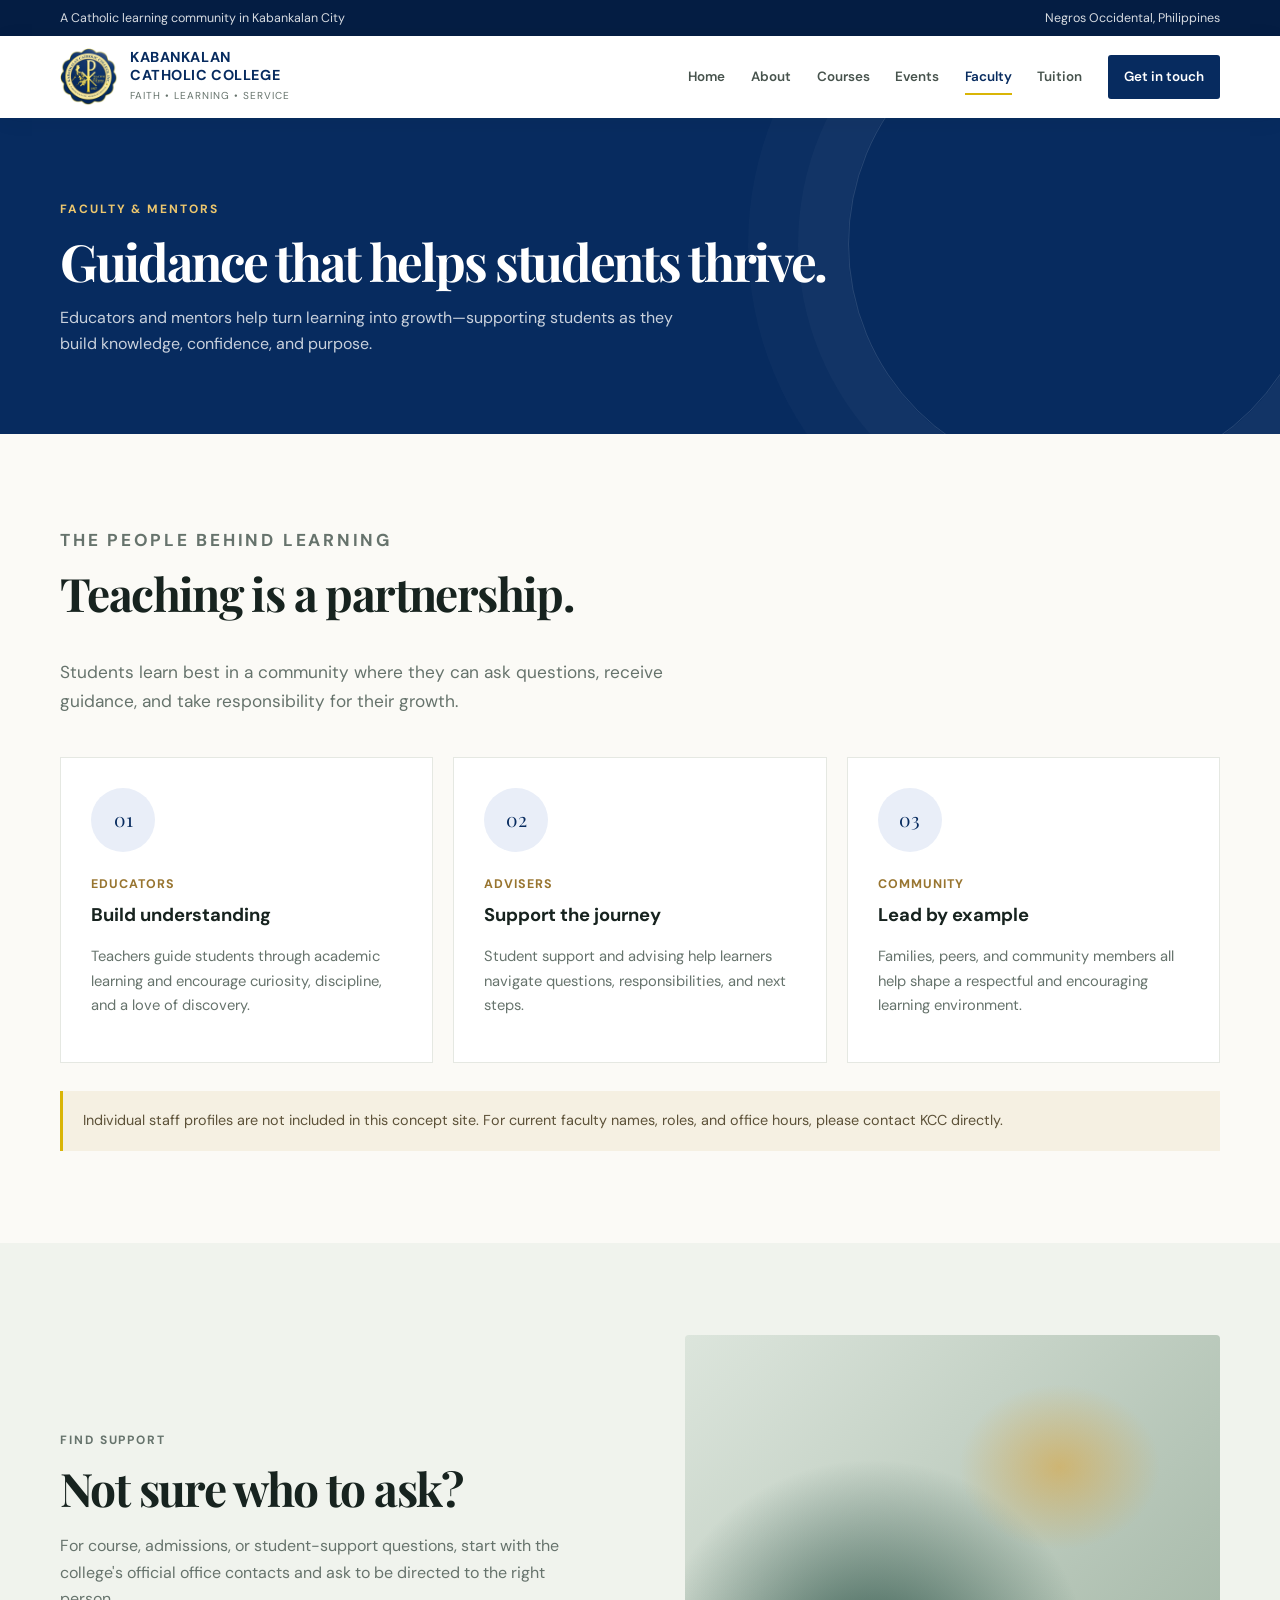
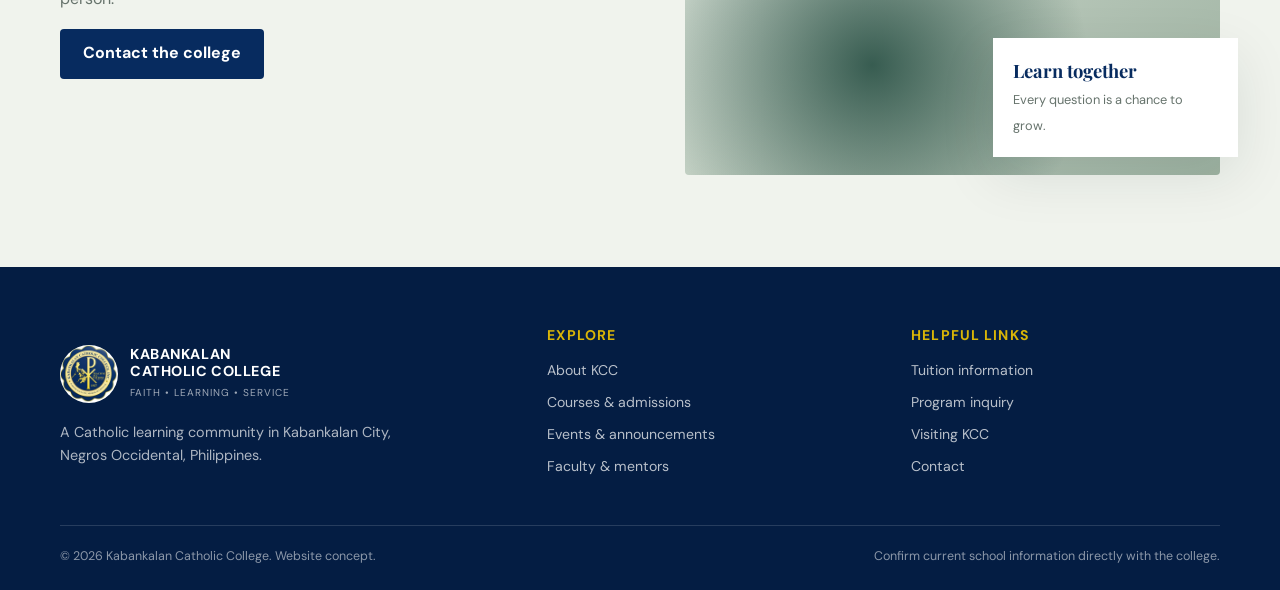
<file: trainers.html>
<!doctype html>
<html lang="en">
<head>
  <meta charset="utf-8"><meta name="viewport" content="width=device-width, initial-scale=1">
  <meta name="description" content="Learn about the role of educators and mentors at Kabankalan Catholic College.">
  <title>Faculty & Mentors | Kabankalan Catholic College</title>
  <link rel="stylesheet" href="styles.css"><script src="script.js" defer></script>
</head>
<body>
  <a class="skip-link" href="#main">Skip to content</a>
  <div class="topbar"><div class="container topbar-inner"><p>A Catholic learning community in Kabankalan City</p><p>Negros Occidental, Philippines</p></div></div>
  <header class="site-header"><div class="container nav-wrap">
    <a class="brand" href="index.html" aria-label="Kabankalan Catholic College home"><span class="brand-mark" aria-hidden="true">K</span><span><span class="brand-name">KABANKALAN<br>CATHOLIC COLLEGE</span><span class="brand-subtitle">Faith • Learning • Service</span></span></a>
    <button class="menu-toggle" type="button" aria-label="Open navigation menu" aria-expanded="false" aria-controls="primary-navigation">☰</button>
    <nav class="main-nav" id="primary-navigation" aria-label="Main navigation"><a href="index.html">Home</a><a href="about.html">About</a><a href="courses.html">Courses</a><a href="events.html">Events</a><a href="trainers.html">Faculty</a><a href="pricing.html">Tuition</a><a href="contact.html" class="nav-apply">Get in touch</a></nav>
  </div></header>
  <main id="main">
    <section class="page-hero"><div class="container"><p class="eyebrow">Faculty & mentors</p><h1>Guidance that helps students thrive.</h1><p>Educators and mentors help turn learning into growth—supporting students as they build knowledge, confidence, and purpose.</p></div></section>
    <section class="section"><div class="container">
      <div class="section-heading"><p class="eyebrow">The people behind learning</p><h2>Teaching is a partnership.</h2><p>Students learn best in a community where they can ask questions, receive guidance, and take responsibility for their growth.</p></div>
      <div class="profile-grid">
        <article class="profile-card"><div class="profile-initials" aria-hidden="true">01</div><p class="role">Educators</p><h3>Build understanding</h3><p>Teachers guide students through academic learning and encourage curiosity, discipline, and a love of discovery.</p></article>
        <article class="profile-card"><div class="profile-initials" aria-hidden="true">02</div><p class="role">Advisers</p><h3>Support the journey</h3><p>Student support and advising help learners navigate questions, responsibilities, and next steps.</p></article>
        <article class="profile-card"><div class="profile-initials" aria-hidden="true">03</div><p class="role">Community</p><h3>Lead by example</h3><p>Families, peers, and community members all help shape a respectful and encouraging learning environment.</p></article>
      </div>
      <div class="notice" style="margin-top:28px">Individual staff profiles are not included in this concept site. For current faculty names, roles, and office hours, please contact KCC directly.</div>
    </div></section>
    <section class="section soft-section"><div class="container intro-grid"><div class="intro-copy"><p class="eyebrow">Find support</p><h2>Not sure who to ask?</h2><p>For course, admissions, or student-support questions, start with the college's official office contacts and ask to be directed to the right person.</p><a class="button button-green" href="contact.html">Contact the college</a></div><div class="photo-panel" role="img" aria-label="A teacher supporting students in a classroom"><div class="photo-caption"><strong>Learn together</strong><span>Every question is a chance to grow.</span></div></div></div></section>
  </main>
  <footer class="site-footer"><div class="container"><div class="footer-grid"><div><a class="brand" href="index.html"><span class="brand-mark" aria-hidden="true">K</span><span><span class="brand-name">KABANKALAN<br>CATHOLIC COLLEGE</span><span class="brand-subtitle">Faith • Learning • Service</span></span></a><p class="footer-about">A Catholic learning community in Kabankalan City, Negros Occidental, Philippines.</p></div><div><h3>Explore</h3><div class="footer-links"><a href="about.html">About KCC</a><a href="courses.html">Courses & admissions</a><a href="events.html">Events & announcements</a><a href="trainers.html">Faculty & mentors</a></div></div><div><h3>Helpful links</h3><div class="footer-links"><a href="pricing.html">Tuition information</a><a href="course-details.html">Program inquiry</a><a href="starter-page.html">Visiting KCC</a><a href="contact.html">Contact</a></div></div></div><div class="footer-bottom"><p>© <span data-year></span> Kabankalan Catholic College. Website concept.</p><p>Confirm current school information directly with the college.</p></div></div></footer>
</body>
</html>
</file>
<file: styles.css>
@import url('https://fonts.googleapis.com/css2?family=DM+Sans:wght@400;500;600;700&family=Playfair+Display:wght@600;700&display=swap');

:root {
  --green: #072b5f;
  --green-deep: #041d43;
  --green-light: #e9eef8;
  --gold: #d9b507;
  --ink: #17231f;
  --muted: #66736c;
  --paper: #fbfaf6;
  --white: #fff;
  --line: #e5e8e2;
  --serif: 'Playfair Display', Georgia, serif;
  --sans: 'DM Sans', Arial, sans-serif;
  --shadow: 0 18px 55px rgba(13, 43, 35, .10);
}

* { box-sizing: border-box; }
html { scroll-behavior: smooth; }
body { margin: 0; color: var(--ink); background: var(--paper); font: 16px/1.65 var(--sans); }
a { color: inherit; text-decoration: none; }
img { display: block; max-width: 100%; }
button, input, textarea, select { font: inherit; }
.container { width: min(1160px, calc(100% - 48px)); margin-inline: auto; }
.eyebrow { margin: 0 0 12px; color: #94702b; font-size: .75rem; font-weight: 700; letter-spacing: .16em; text-transform: uppercase; }
h1, h2, h3 { margin-top: 0; line-height: 1.15; }
h1, h2 { font-family: var(--serif); }
h1 { font-size: clamp(2.7rem, 5.5vw, 5.35rem); letter-spacing: -.045em; }
h2 { font-size: clamp(2rem, 3.6vw, 3.2rem); letter-spacing: -.035em; }
h3 { font-size: 1.15rem; }
p { margin-top: 0; }
.section { padding: 92px 0; }
.section-heading { max-width: 660px; margin-bottom: 42px; }
.section-heading p, .lead { color: var(--muted); font-size: 1.08rem; }
.button { display: inline-flex; min-height: 50px; align-items: center; justify-content: center; gap: 10px; padding: 0 22px; border: 1px solid transparent; border-radius: 4px; background: var(--gold); color: var(--green-deep); font-weight: 700; transition: transform .2s ease, background .2s ease; }
.button:hover { transform: translateY(-2px); background: #e4ba65; }
.button-outline { border-color: rgba(255,255,255,.55); background: transparent; color: var(--white); }
.button-outline:hover { background: var(--white); color: var(--green); }
.button-green { background: var(--green); color: var(--white); }
.button-green:hover { background: var(--green-deep); }
.text-link { display: inline-flex; align-items: center; gap: 8px; color: var(--green); font-weight: 700; }
.text-link:hover { color: #92702f; }

.topbar { background: var(--green-deep); color: rgba(255,255,255,.84); font-size: .78rem; }
.topbar-inner { display: flex; min-height: 36px; align-items: center; justify-content: space-between; gap: 20px; }
.topbar p { margin: 0; }
.site-header { position: relative; z-index: 5; background: var(--white); box-shadow: 0 3px 20px rgba(20,40,30,.05); }
.nav-wrap { display: flex; min-height: 82px; align-items: center; justify-content: space-between; gap: 26px; }
.brand { display: inline-flex; align-items: center; gap: 12px; color: var(--green); }
.brand-mark { display: block; flex: 0 0 58px; width: 58px; height: 58px; background: transparent url('assets/kcc-logo.png') center/contain no-repeat; color: transparent; font-size: 0; }
.brand-name { display: block; font-size: .9rem; font-weight: 700; line-height: 1.2; letter-spacing: .04em; }
.brand-subtitle { display: block; margin-top: 4px; color: var(--muted); font-size: .63rem; letter-spacing: .1em; text-transform: uppercase; }
.main-nav { display: flex; align-items: center; gap: clamp(12px, 2vw, 27px); }
.main-nav a { position: relative; padding: 8px 0; color: #47534d; font-size: .84rem; font-weight: 600; }
.main-nav a:hover, .main-nav a[aria-current="page"] { color: var(--green); }
.main-nav a[aria-current="page"]::after { position: absolute; right: 0; bottom: 1px; left: 0; height: 2px; background: var(--gold); content: ''; }
.main-nav .nav-apply { padding: 11px 16px; border-radius: 3px; background: var(--green); color: white; }
.main-nav .nav-apply:hover { background: var(--green-deep); color: white; }
.main-nav .nav-apply::after { display: none; }
.menu-toggle { display: none; width: 44px; height: 44px; border: 1px solid var(--line); border-radius: 4px; background: var(--white); color: var(--green); cursor: pointer; font-size: 1.35rem; }

.hero { position: relative; display: flex; min-height: 610px; align-items: center; overflow: hidden; background: var(--green-deep); color: var(--white); }
.hero::before { position: absolute; inset: 0; background-color: var(--green-deep); background-image: linear-gradient(90deg, rgba(4,24,55,.92) 0%, rgba(4,24,55,.76) 42%, rgba(4,24,55,.24) 100%), url('https://images.unsplash.com/photo-1523240795612-9a054b0db644?auto=format&fit=crop&w=2000&q=85'), radial-gradient(ellipse at 78% 30%, rgba(217,181,7,.48), transparent 18%), radial-gradient(ellipse at 86% 76%, rgba(17,61,123,.9), transparent 40%), linear-gradient(140deg, #072b5f, #04152f); background-position: center, center 43%, center, center, center; background-size: cover; background-repeat: no-repeat; content: ''; }
.hero-content { position: relative; z-index: 1; width: min(720px, 100%); padding: 82px 0; }
.hero .eyebrow { color: #edc76e; }
.hero h1 { max-width: 720px; margin-bottom: 22px; }
.hero p:not(.eyebrow) { max-width: 600px; margin-bottom: 30px; color: rgba(255,255,255,.82); font-size: 1.1rem; }
.hero-actions { display: flex; flex-wrap: wrap; gap: 12px; }
.hero-note { display: flex; align-items: center; gap: 12px; margin-top: 50px; color: rgba(255,255,255,.76); font-size: .83rem; }
.hero-note::before { width: 44px; height: 1px; background: var(--gold); content: ''; }
.page-hero { position: relative; padding: 82px 0 77px; overflow: hidden; background: var(--green); color: var(--white); }
.page-hero::after { position: absolute; top: -110px; right: -40px; width: 470px; height: 470px; border: 1px solid rgba(255,255,255,.13); border-radius: 50%; box-shadow: 0 0 0 50px rgba(255,255,255,.025), 0 0 0 100px rgba(255,255,255,.02); content: ''; }
.page-hero .container { position: relative; z-index: 1; }
.page-hero h1 { max-width: 780px; margin-bottom: 14px; font-size: clamp(2.4rem, 4vw, 4.2rem); }
.page-hero p:not(.eyebrow) { max-width: 640px; margin-bottom: 0; color: rgba(255,255,255,.78); }
.page-hero .eyebrow { color: #edc76e; }

.intro-grid { display: grid; grid-template-columns: 1fr 1fr; align-items: center; gap: clamp(36px, 7vw, 95px); }
.photo-panel { position: relative; min-height: 440px; border-radius: 4px; background-color: #dce5dc; background-image: url('https://images.unsplash.com/photo-1523240795612-9a054b0db644?auto=format&fit=crop&w=1100&q=85'), radial-gradient(ellipse at 70% 30%, rgba(215,169,75,.65), transparent 19%), radial-gradient(ellipse at 35% 75%, rgba(18,61,50,.78), transparent 44%), linear-gradient(135deg, #dce5dc, #9fb3a2); background-position: center, center, center, center; background-size: cover; background-repeat: no-repeat; }
.photo-panel::after { position: absolute; right: -18px; bottom: -18px; z-index: -1; width: 60%; height: 52%; background: var(--gold); content: ''; }
.photo-caption { position: absolute; right: -18px; bottom: 18px; max-width: 245px; padding: 18px 20px; background: var(--white); box-shadow: var(--shadow); }
.photo-caption strong { display: block; color: var(--green); font-family: var(--serif); font-size: 1.15rem; }
.photo-caption span { color: var(--muted); font-size: .8rem; }
.intro-copy h2 { margin-bottom: 18px; }
.intro-copy p { color: var(--muted); }
.feature-grid { display: grid; grid-template-columns: repeat(3, 1fr); gap: 20px; }
.pillars-grid { grid-template-columns: repeat(4, 1fr); }
.vision-mission-grid { display: grid; grid-template-columns: repeat(2, minmax(0, 1fr)); gap: 20px; }
.vision-mission-card { padding: 32px; border: 1px solid var(--line); border-top: 3px solid var(--gold); background: var(--white); }
.vision-mission-card .eyebrow { margin-bottom: 14px; }
.vision-mission-card p:last-child { margin-bottom: 0; color: var(--muted); }
.feature-card, .info-card { padding: 28px; border: 1px solid var(--line); background: var(--white); transition: transform .2s ease, box-shadow .2s ease; }
.feature-card:hover, .info-card:hover { transform: translateY(-4px); box-shadow: var(--shadow); }
.icon-box { display: grid; width: 48px; height: 48px; margin-bottom: 20px; place-items: center; border-radius: 50%; background: var(--green-light); color: var(--green); font-family: var(--serif); font-size: 1.1rem; font-weight: 700; }
.feature-card p, .info-card p { margin-bottom: 0; color: var(--muted); font-size: .92rem; }
.soft-section { background: #f0f3ed; }
.program-grid { display: grid; grid-template-columns: repeat(3, 1fr); gap: 20px; }
.program-index { display: flex; flex-wrap: wrap; gap: 10px; margin-bottom: 48px; }
.program-index a { padding: 10px 14px; border: 1px solid var(--line); background: var(--white); color: var(--green); font-size: .85rem; font-weight: 600; }
.program-index a:hover { border-color: var(--gold); background: var(--green-light); }
.program-department + .program-department { margin-top: 68px; padding-top: 60px; border-top: 1px solid var(--line); }
.department-heading { max-width: 720px; margin-bottom: 28px; }
.department-heading h2 { margin-bottom: 0; color: var(--green); }
.course-grid { display: grid; grid-template-columns: repeat(2, minmax(0, 1fr)); gap: 18px; }
.course-card { padding: 26px; border: 1px solid var(--line); border-top: 3px solid var(--gold); background: var(--white); }
.course-code { display: inline-block; margin-bottom: 14px; color: #94702b; font-size: .75rem; font-weight: 700; letter-spacing: .1em; text-transform: uppercase; }
.course-card h3 { margin-bottom: 10px; color: var(--green); }
.course-card p { margin-bottom: 0; color: var(--muted); font-size: .92rem; }
.senior-high-section { background: #f0f3f8; }
.senior-high-heading { max-width: 760px; margin-bottom: 42px; }
.senior-high-heading h2 { margin-bottom: 12px; }
.senior-high-heading .lead { margin-bottom: 18px; }
.senior-path-title { margin-bottom: 14px; font-family: var(--serif); font-size: clamp(1.7rem, 3vw, 2.4rem); }
.grade-badge { display: inline-block; padding: 7px 12px; border-radius: 2px; background: var(--green); color: var(--white); font-size: .8rem; font-weight: 700; }
.course-next-links { display: flex; flex-wrap: wrap; gap: 18px 30px; margin-top: 20px; }
.track-heading { margin: 48px 0 24px; }
.track-heading h3 { margin-bottom: 8px; color: var(--green); font-family: var(--serif); font-size: 1.8rem; }
.track-heading p:last-child { margin-bottom: 0; color: var(--muted); }
.track-grid { display: grid; grid-template-columns: repeat(2, minmax(0, 1fr)); gap: 20px; }
.track-grid-technical { grid-template-columns: repeat(3, minmax(0, 1fr)); }
.track-card { padding: 28px; border: 1px solid var(--line); border-top: 3px solid var(--gold); background: var(--white); }
.track-card-heading h4 { margin: 8px 0 12px; color: var(--green); font-size: 1.12rem; }
.track-code { color: #94702b; font-size: .75rem; font-weight: 700; letter-spacing: .12em; }
.track-card > p { color: var(--muted); font-size: .92rem; }
.track-details { display: grid; grid-template-columns: 1fr 1fr; gap: 18px; margin-top: 20px; padding-top: 18px; border-top: 1px solid var(--line); }
.track-details h5 { margin: 0 0 10px; color: var(--green); font-size: .8rem; letter-spacing: .05em; text-transform: uppercase; }
.track-list { display: grid; gap: 6px; margin: 0; padding-left: 18px; color: var(--muted); font-size: .82rem; }
.basic-education-section { background: #f7f8fb; }
.basic-stage + .basic-stage { margin-top: 68px; padding-top: 60px; border-top: 1px solid var(--line); }
.basic-stage-heading { max-width: 820px; margin-bottom: 32px; }
.basic-stage-heading h3 { margin: 18px 0 14px; color: var(--green); font-family: var(--serif); font-size: clamp(1.7rem, 3vw, 2.4rem); }
.basic-stage-heading p { color: var(--muted); }
.basic-subsection { margin: 34px 0; }
.basic-subsection h4 { margin-bottom: 18px; color: var(--green); font-family: var(--serif); font-size: 1.45rem; }
.basic-why-list { display: grid; grid-template-columns: repeat(2, minmax(0, 1fr)); gap: 12px 28px; margin: 0; padding: 0; list-style: none; }
.basic-why-list li { display: flex; gap: 10px; color: var(--muted); }
.basic-why-list li::before { color: #94702b; content: '✓'; font-weight: 700; }
.basic-feature-grid { display: grid; grid-template-columns: repeat(3, minmax(0, 1fr)); gap: 20px; }
.basic-feature-grid h4 { margin-bottom: 10px; color: var(--green); font-size: 1.05rem; }
.learning-area-list { display: grid; grid-template-columns: repeat(3, minmax(0, 1fr)); gap: 10px 24px; margin: 0; padding: 0; list-style: none; }
.learning-area-list li { padding: 10px 14px; border-left: 2px solid var(--gold); background: var(--white); color: var(--muted); font-size: .9rem; }
.program-card { min-height: 270px; padding: 28px; border-top: 3px solid var(--gold); background: var(--white); }
.program-card .number { display: block; margin-bottom: 30px; color: #a1ab9f; font-family: var(--serif); font-size: 1.2rem; }
.program-card h3 { color: var(--green); }
.program-card p { color: var(--muted); font-size: .92rem; }
.callout { display: flex; align-items: center; justify-content: space-between; gap: 30px; padding: 48px; background: var(--green); color: var(--white); }
.callout h2 { max-width: 620px; margin-bottom: 10px; font-size: clamp(1.7rem, 3vw, 2.4rem); }
.callout p { max-width: 630px; margin-bottom: 0; color: rgba(255,255,255,.74); }
.callout .button { flex: 0 0 auto; }
.stats-row { display: grid; grid-template-columns: repeat(3, 1fr); gap: 1px; background: rgba(255,255,255,.2); }
.stat { padding: 24px; background: var(--green); }
.stat strong { display: block; color: var(--gold); font-family: var(--serif); font-size: 1.8rem; }
.stat span { color: rgba(255,255,255,.76); font-size: .85rem; }
.notice { padding: 18px 20px; border-left: 3px solid var(--gold); background: #f5f0e2; color: #5c5138; font-size: .9rem; }
.list-check { display: grid; gap: 12px; padding: 0; list-style: none; }
.list-check li { display: flex; gap: 12px; color: var(--muted); }
.list-check li::before { color: #94702b; content: '✓'; font-weight: 700; }

.event-list { display: grid; gap: 16px; }
.event-item { display: grid; grid-template-columns: 76px 1fr auto; align-items: center; gap: 24px; padding: 24px; border: 1px solid var(--line); background: var(--white); }
.event-icon { display: grid; width: 58px; height: 58px; place-items: center; background: var(--green-light); color: var(--green); font-family: var(--serif); font-size: 1rem; }
.event-item h3 { margin-bottom: 6px; }
.event-item p { margin-bottom: 0; color: var(--muted); font-size: .9rem; }
.event-tag { padding: 7px 10px; background: #f5f0e2; color: #806327; font-size: .72rem; font-weight: 700; text-transform: uppercase; }
.profile-grid { display: grid; grid-template-columns: repeat(3, 1fr); gap: 20px; }
.profile-card { padding: 30px; background: var(--white); border: 1px solid var(--line); }
.profile-initials { display: grid; width: 64px; height: 64px; margin-bottom: 22px; place-items: center; border-radius: 50%; background: var(--green-light); color: var(--green); font-family: var(--serif); font-size: 1.2rem; }
.profile-card p { color: var(--muted); font-size: .92rem; }
.profile-card .role { margin-bottom: 10px; color: #987530; font-size: .78rem; font-weight: 700; letter-spacing: .08em; text-transform: uppercase; }
.price-card { padding: 32px; border: 1px solid var(--line); background: var(--white); }
.price-card h3 { margin-bottom: 12px; color: var(--green); }
.price-card .price-label { margin-bottom: 18px; color: #94702b; font-family: var(--serif); font-size: 1.4rem; }
.price-card p { color: var(--muted); font-size: .92rem; }
.price-grid { display: grid; grid-template-columns: repeat(3, 1fr); gap: 20px; }

.contact-grid { display: grid; grid-template-columns: .8fr 1.2fr; gap: 60px; }
.contact-panel { padding: 30px; background: var(--green); color: var(--white); }
.contact-panel h2 { font-size: 1.8rem; }
.contact-panel p { color: rgba(255,255,255,.76); }
.contact-panel .contact-welcome { margin: 20px 0 0; color: var(--gold); font-weight: 700; }
.contact-detail { padding: 17px 0; border-top: 1px solid rgba(255,255,255,.18); }
.contact-detail strong { display: block; color: var(--gold); font-size: .8rem; letter-spacing: .08em; text-transform: uppercase; }
.contact-detail span { color: rgba(255,255,255,.86); }
.form-grid { display: grid; grid-template-columns: 1fr 1fr; gap: 18px; }
.form-field { display: grid; gap: 7px; }
.form-field.full { grid-column: 1 / -1; }
.form-field label { color: var(--green); font-size: .85rem; font-weight: 700; }
.form-field input, .form-field textarea, .form-field select { width: 100%; min-height: 48px; padding: 12px 14px; border: 1px solid #d9dfd8; border-radius: 3px; background: var(--white); color: var(--ink); }
.form-field textarea { min-height: 140px; resize: vertical; }
.form-field input:focus, .form-field textarea:focus, .form-field select:focus { outline: 2px solid rgba(215,169,75,.5); border-color: var(--gold); }
.form-status { min-height: 24px; margin-top: 12px; color: var(--green); font-weight: 600; }

.site-footer { padding: 60px 0 24px; background: var(--green-deep); color: var(--white); }
.site-footer .brand-mark { border-radius: 50%; background-color: var(--white); }
.footer-grid { display: grid; grid-template-columns: 1.4fr 1fr 1fr; gap: 55px; padding-bottom: 42px; }
.contact-footer-grid { grid-template-columns: 1.3fr 1fr 1fr; }
.footer-links span { overflow-wrap: anywhere; }
.site-footer .brand { margin-bottom: 18px; color: white; }
.site-footer .brand-subtitle { color: rgba(255,255,255,.62); }
.footer-about { max-width: 350px; color: rgba(255,255,255,.68); font-size: .9rem; }
.site-footer h3 { margin-bottom: 16px; color: var(--gold); font-size: .88rem; letter-spacing: .08em; text-transform: uppercase; }
.footer-links { display: grid; gap: 9px; color: rgba(255,255,255,.72); font-size: .88rem; }
.footer-links a:hover { color: var(--gold); }
.footer-bottom { display: flex; justify-content: space-between; gap: 20px; padding-top: 20px; border-top: 1px solid rgba(255,255,255,.14); color: rgba(255,255,255,.54); font-size: .78rem; }
.footer-bottom p { margin: 0; }
.skip-link { position: absolute; top: -60px; left: 12px; z-index: 10; padding: 10px 14px; background: white; color: var(--green); }
.skip-link:focus { top: 12px; }

@media (max-width: 960px) {
  .menu-toggle { display: inline-grid; place-items: center; }
  .nav-wrap { min-height: 72px; }
  .main-nav { position: absolute; top: 100%; right: 0; left: 0; display: none; align-items: stretch; padding: 12px 24px 22px; background: white; box-shadow: 0 15px 20px rgba(0,0,0,.1); }
  .main-nav.is-open { display: flex; flex-direction: column; }
  .main-nav a { padding: 9px 0; }
  .main-nav .nav-apply { align-self: flex-start; padding: 10px 16px; }
  .intro-grid { gap: 45px; }
  .contact-grid { gap: 35px; }
  .pillars-grid { grid-template-columns: repeat(2, 1fr); }
}
@media (max-width: 700px) {
  .container { width: min(100% - 36px, 560px); }
  .topbar-inner { justify-content: center; min-height: 33px; text-align: center; }
  .topbar-inner p:last-child { display: none; }
  .hero { min-height: 590px; }
  .hero::before { background-position: 58% center; }
  .hero-content { padding: 68px 0; }
  .hero-note { margin-top: 34px; }
  .section { padding: 68px 0; }
  .intro-grid, .contact-grid { grid-template-columns: 1fr; }
  .course-grid { grid-template-columns: 1fr; }
  .photo-panel { min-height: 340px; margin-right: 14px; }
  .feature-grid, .program-grid, .profile-grid, .price-grid { grid-template-columns: 1fr; }
  .vision-mission-grid { grid-template-columns: 1fr; }
  .basic-feature-grid, .basic-why-list, .learning-area-list { grid-template-columns: 1fr; }
  .pillars-grid { grid-template-columns: 1fr; }
  .track-grid, .track-grid-technical, .track-details { grid-template-columns: 1fr; }
  .feature-card, .info-card { padding: 23px; }
  .callout { align-items: flex-start; flex-direction: column; padding: 32px 24px; }
  .event-item { grid-template-columns: 54px 1fr; gap: 16px; padding: 18px; }
  .event-icon { width: 48px; height: 48px; }
  .event-tag { grid-column: 2; justify-self: start; }
  .form-grid { grid-template-columns: 1fr; }
  .form-field.full { grid-column: auto; }
  .footer-grid { grid-template-columns: 1fr 1fr; gap: 30px; }
  .footer-grid > :first-child { grid-column: 1 / -1; }
  .footer-bottom { flex-direction: column; }
  .stats-row { grid-template-columns: 1fr; }
}
@media (prefers-reduced-motion: reduce) {
  html { scroll-behavior: auto; }
  *, *::before, *::after { transition-duration: .01ms !important; }
}
</file>
